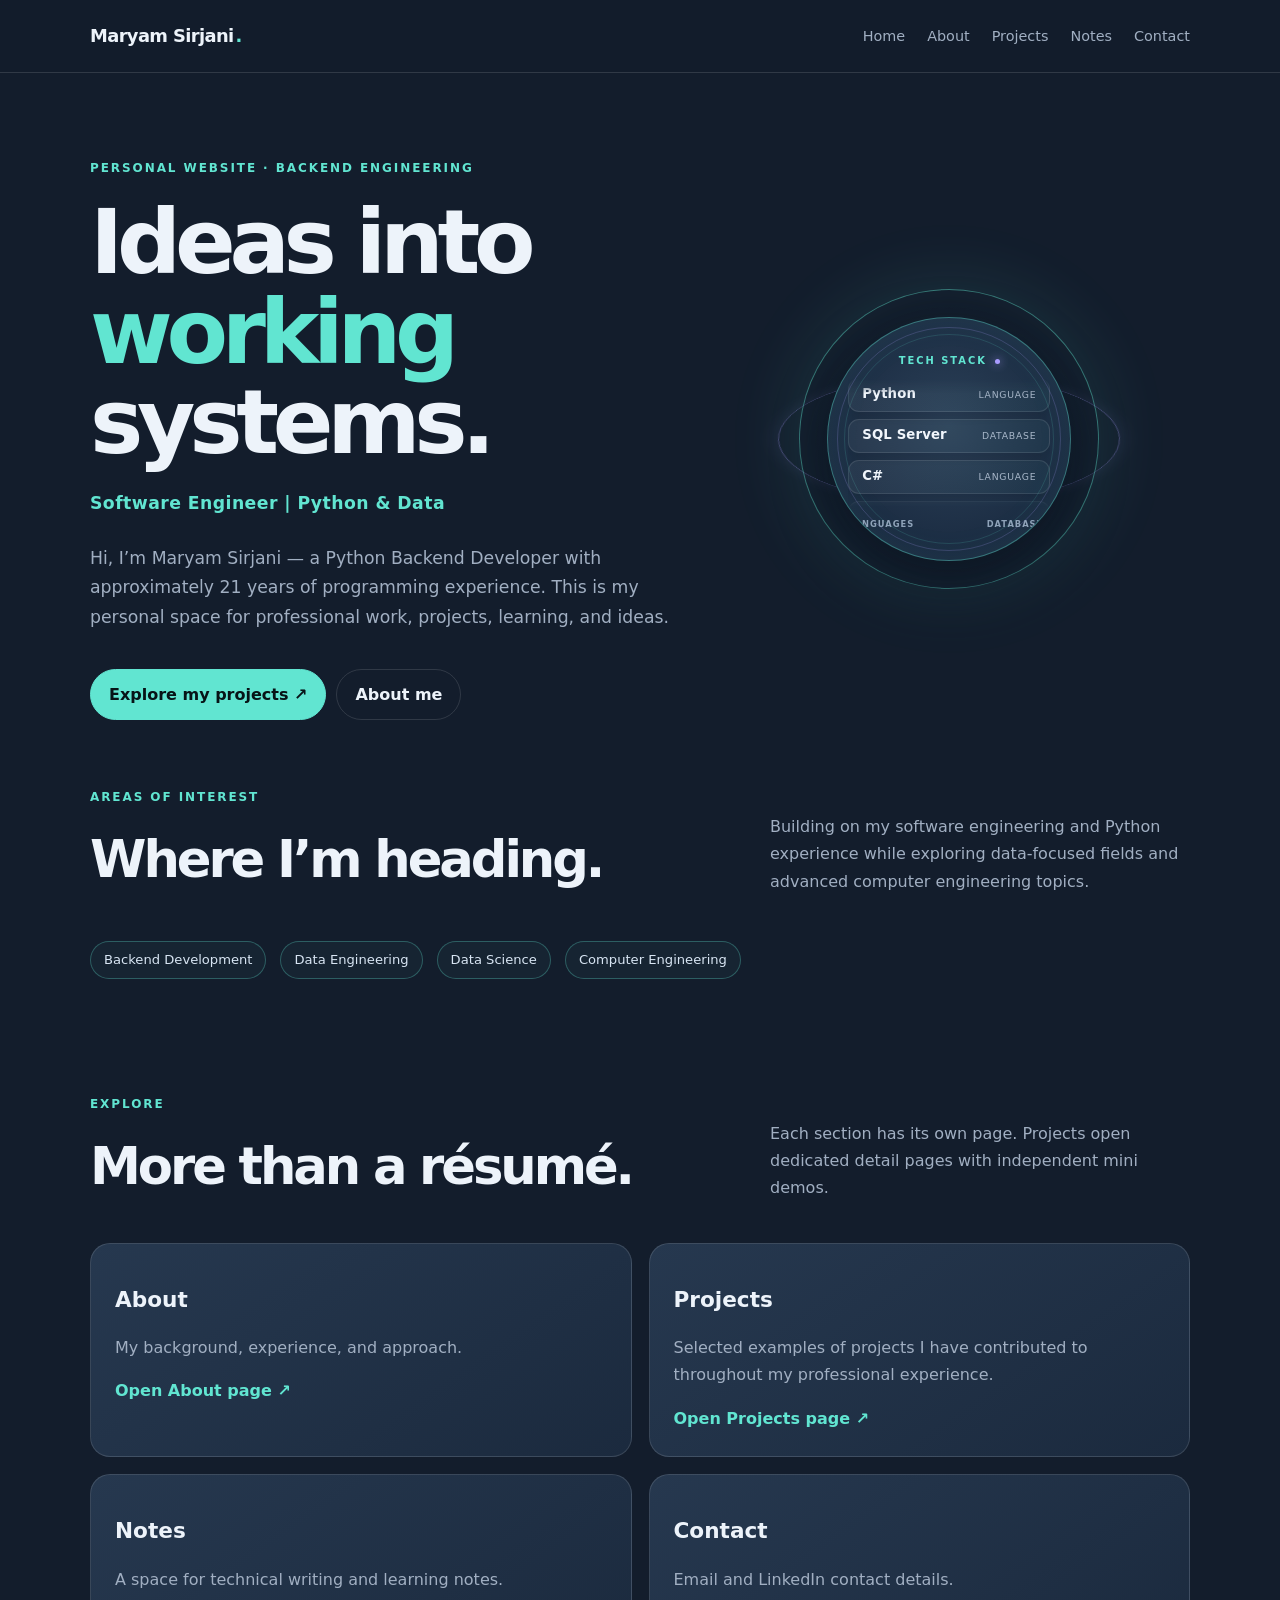
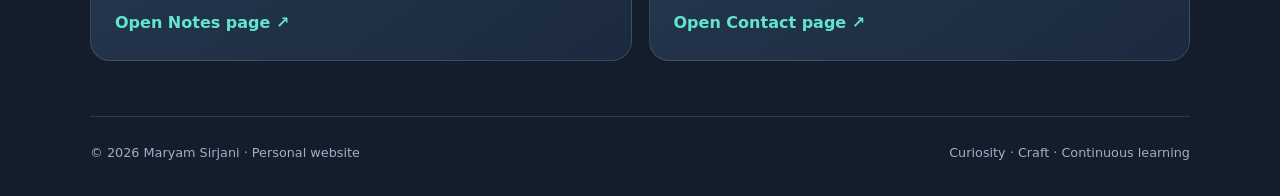
<file: index.html>
<!doctype html><html lang="en"><head><meta charset="utf-8"><meta name="viewport" content="width=device-width,initial-scale=1"><title>Maryam Sirjani | Software Engineer, Python & Data</title><link rel="stylesheet" href="assets/style.css"></head><body><header><div class="wrap nav"><a class="brand" href="index.html">Maryam Sirjani<span>.</span></a><nav><a href="index.html">Home</a><a href="about.html">About</a><a class="" href="projects.html">Projects</a><a href="notes.html">Notes</a><a href="contact.html">Contact</a></nav></div></header><main><div class="wrap hero"><div><div class="kicker">Personal website · Backend engineering</div><h1>Ideas into<br><span class="accent">working</span><br>systems.</h1><div class="role-line">Software Engineer | Python &amp; Data</div><p class="lead">Hi, I’m Maryam Sirjani — a Python Backend Developer with approximately 21 years of programming experience. This is my personal space for professional work, projects, learning, and ideas.</p><a class="btn primary" href="projects.html">Explore my projects ↗</a><a class="btn" href="about.html">About me</a></div><div class="orb">
  <div class="tech-wheel" aria-label="Programming languages and databases">
    <div class="tech-wheel-head"><span>TECH STACK</span><i></i></div>
    <div class="tech-window">
      <div class="tech-track">
        <div class="tech-row"><b>Python</b><span>Language</span></div>
        <div class="tech-row"><b>SQL Server</b><span>Database</span></div>
        <div class="tech-row"><b>C#</b><span>Language</span></div>
        <div class="tech-row"><b>MySQL</b><span>Database</span></div>
        <div class="tech-row"><b>PHP</b><span>Language</span></div>
        <div class="tech-row"><b>JavaScript</b><span>Language</span></div>
        <div class="tech-row"><b>MongoDB</b><span>Database</span></div>
        <div class="tech-row"><b>Python</b><span>Language</span></div>
        <div class="tech-row"><b>SQL Server</b><span>Database</span></div>
        <div class="tech-row"><b>C#</b><span>Language</span></div>
        <div class="tech-row"><b>MySQL</b><span>Database</span></div>
        <div class="tech-row"><b>PHP</b><span>Language</span></div>
        <div class="tech-row"><b>JavaScript</b><span>Language</span></div>
        <div class="tech-row"><b>MongoDB</b><span>Database</span></div>
      </div>
    </div>
    <div class="tech-wheel-foot"><span>LANGUAGES</span><span>DATABASES</span></div>
  </div>
</div></div><section class="wrap interests"><div class="section-title"><div><div class="kicker">Areas of interest</div><h2>Where I’m heading.</h2></div><p>Building on my software engineering and Python experience while exploring data-focused fields and advanced computer engineering topics.</p></div><div class="interest-tags"><span class="tag">Backend Development</span><span class="tag">Data Engineering</span><span class="tag">Data Science</span><span class="tag">Computer Engineering</span></div></section><section class="wrap"><div class="section-title"><div><div class="kicker">Explore</div><h2>More than a résumé.</h2></div><p>Each section has its own page. Projects open dedicated detail pages with independent mini demos.</p></div><div class="grid"><a class="card" href="about.html"><h3>About</h3><p>My background, experience, and approach.</p><span class="textlink">Open About page ↗</span></a><a class="card" href="projects.html"><h3>Projects</h3><p>Selected examples of projects I have contributed to throughout my professional experience.</p><span class="textlink">Open Projects page ↗</span></a><a class="card" href="notes.html"><h3>Notes</h3><p>A space for technical writing and learning notes.</p><span class="textlink">Open Notes page ↗</span></a><a class="card" href="contact.html"><h3>Contact</h3><p>Email and LinkedIn contact details.</p><span class="textlink">Open Contact page ↗</span></a></div></section></main><footer class="wrap"><span>© <span id="year"></span> Maryam Sirjani · Personal website</span><span>Curiosity · Craft · Continuous learning</span></footer><script src="assets/site.js"></script></body></html>
</file>
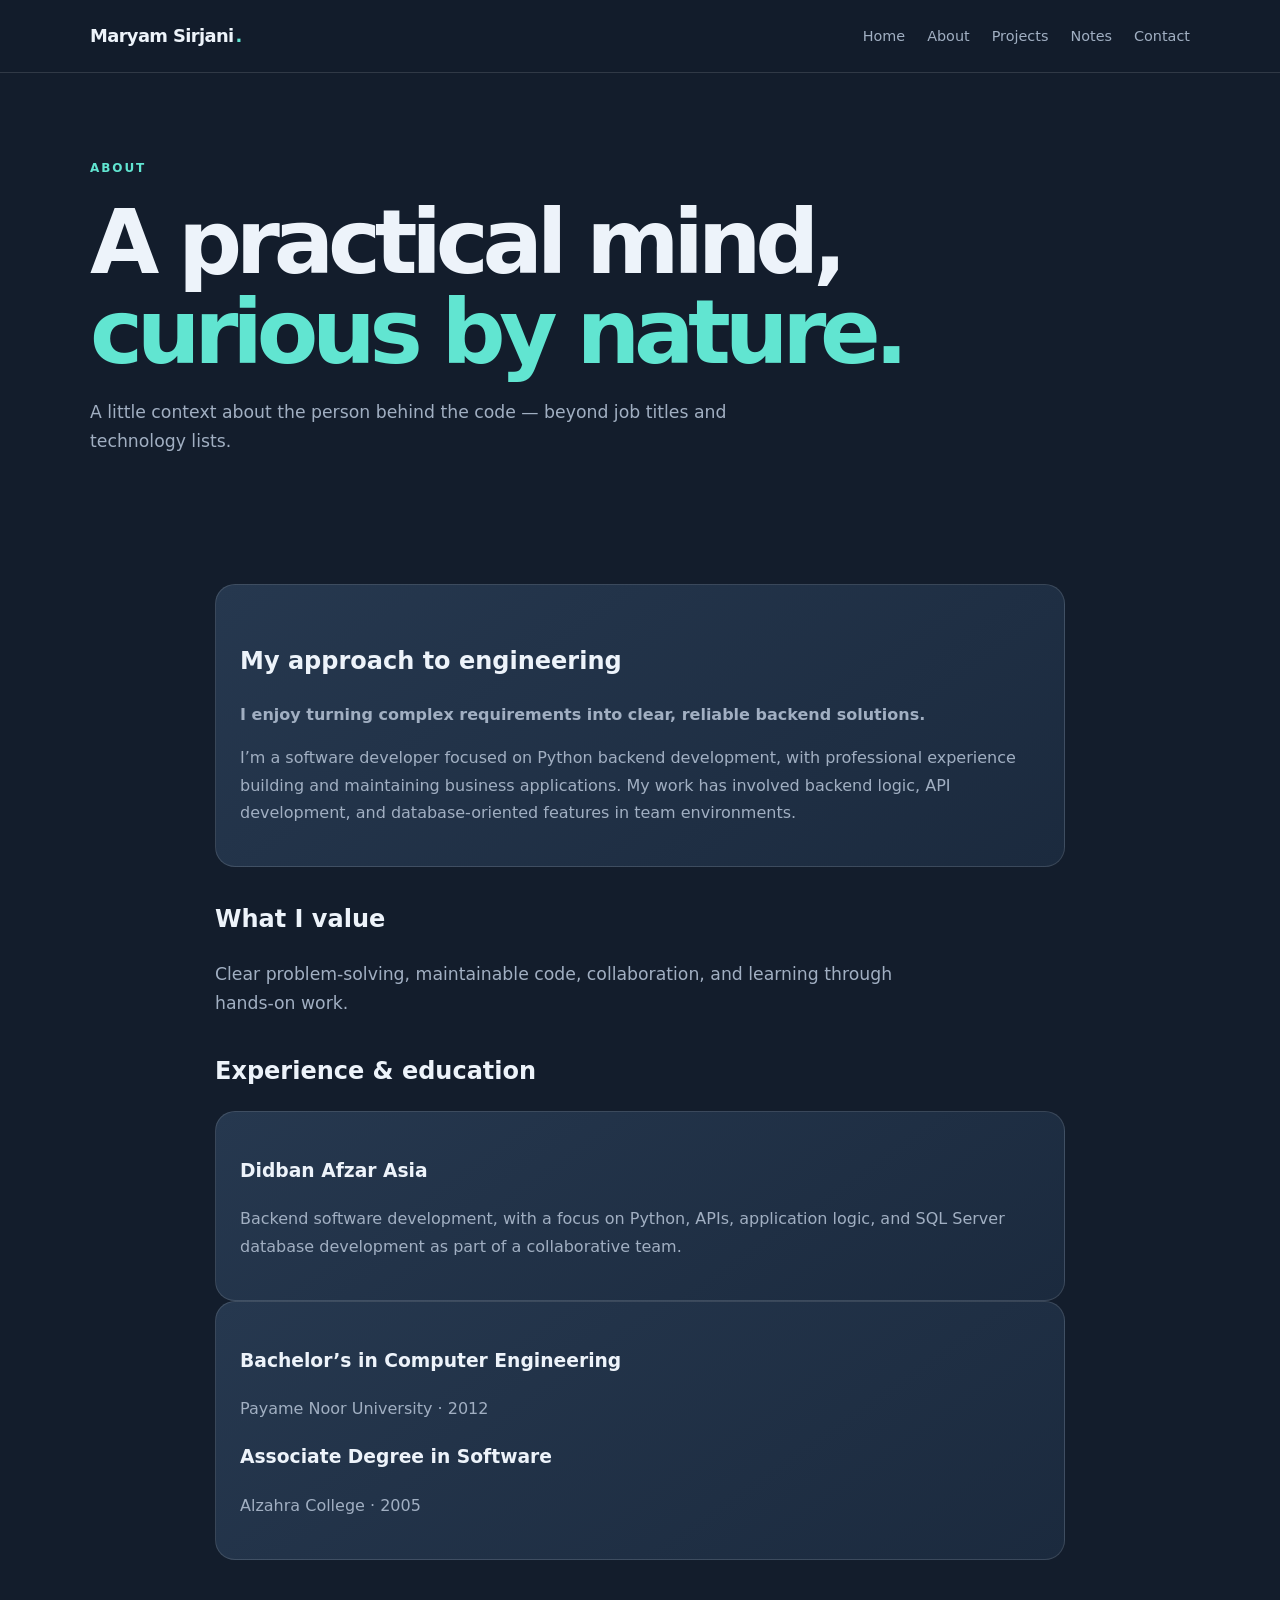
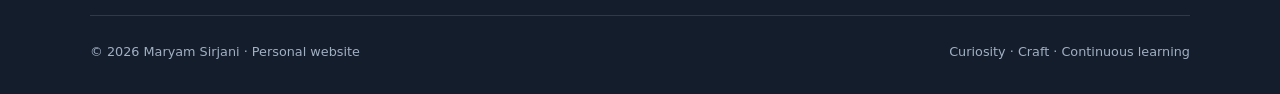
<file: about.html>
<!doctype html><html lang="en"><head><meta charset="utf-8"><meta name="viewport" content="width=device-width,initial-scale=1"><title>About | Maryam Sirjani — Software Engineer | Python & Data</title><link rel="stylesheet" href="assets/style.css"></head><body><header><div class="wrap nav"><a class="brand" href="index.html">Maryam Sirjani<span>.</span></a><nav><a href="index.html">Home</a><a href="about.html">About</a><a class="" href="projects.html">Projects</a><a href="notes.html">Notes</a><a href="contact.html">Contact</a></nav></div></header><main><div class="wrap pagehead"><div class="kicker">About</div><h1>A practical mind,<br><span class="accent">curious by nature.</span></h1><p class="lead">A little context about the person behind the code — beyond job titles and technology lists.</p></div><section class="wrap content"><div class="panel"><h2>My approach to engineering</h2><p><strong>I enjoy turning complex requirements into clear, reliable backend solutions.</strong></p><p>I’m a software developer focused on Python backend development, with professional experience building and maintaining business applications. My work has involved backend logic, API development, and database-oriented features in team environments.</p></div><h2>What I value</h2><p class="lead">Clear problem-solving, maintainable code, collaboration, and learning through hands-on work.</p><h2>Experience &amp; education</h2><div class="panel"><h3>Didban Afzar Asia</h3><p>Backend software development, with a focus on Python, APIs, application logic, and SQL Server database development as part of a collaborative team.</p></div><div class="panel"><h3>Bachelor’s in Computer Engineering</h3><p>Payame Noor University · 2012</p><h3>Associate Degree in Software</h3><p>Alzahra College · 2005</p></div></section></main><footer class="wrap"><span>© <span id="year"></span> Maryam Sirjani · Personal website</span><span>Curiosity · Craft · Continuous learning</span></footer><script src="assets/site.js"></script></body></html>
</file>
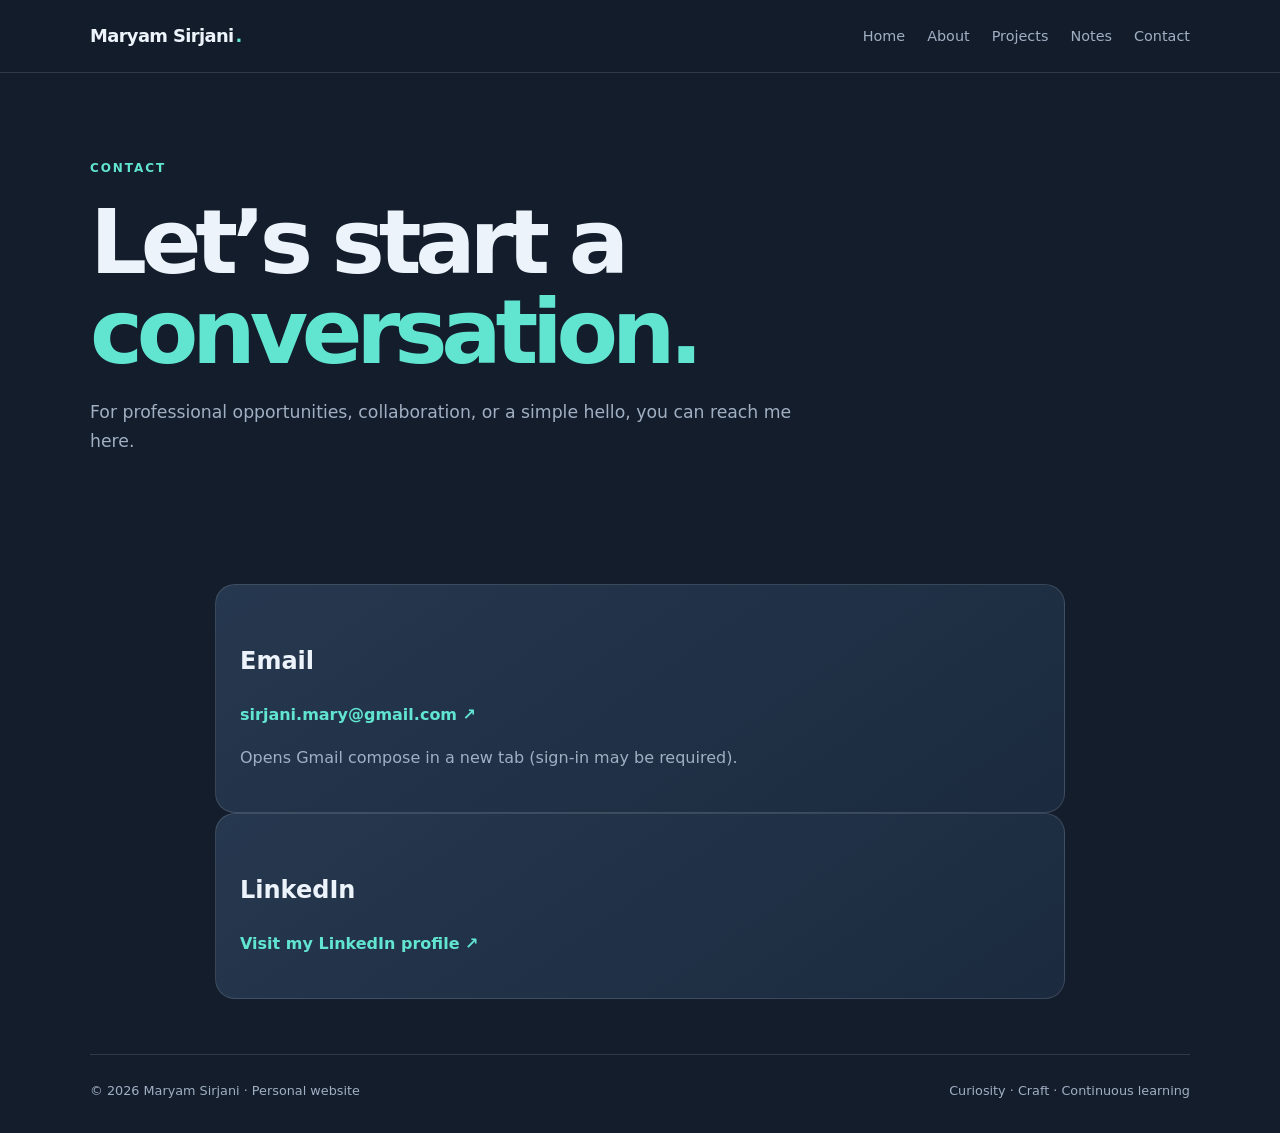
<file: contact.html>
<!doctype html><html lang="en"><head><meta charset="utf-8"><meta name="viewport" content="width=device-width,initial-scale=1"><title>Contact | Maryam Sirjani — Software Engineer | Python & Data</title><link rel="stylesheet" href="assets/style.css"></head><body><header><div class="wrap nav"><a class="brand" href="index.html">Maryam Sirjani<span>.</span></a><nav><a href="index.html">Home</a><a href="about.html">About</a><a class="" href="projects.html">Projects</a><a href="notes.html">Notes</a><a href="contact.html">Contact</a></nav></div></header><main><div class="wrap pagehead"><div class="kicker">Contact</div><h1>Let’s start a <span class="accent">conversation.</span></h1><p class="lead">For professional opportunities, collaboration, or a simple hello, you can reach me here.</p></div><section class="wrap content"><div class="panel"><h2>Email</h2><p><a class="textlink" target="_blank" rel="noopener" href="https://mail.google.com/mail/?view=cm&fs=1&to=sirjani.mary@gmail.com">sirjani.mary@gmail.com ↗</a></p><p>Opens Gmail compose in a new tab (sign-in may be required).</p></div><div class="panel"><h2>LinkedIn</h2><p><a class="textlink" href="https://www.linkedin.com/in/maryam-sirjani-529862314/">Visit my LinkedIn profile ↗</a></p></div></section></main><footer class="wrap"><span>© <span id="year"></span> Maryam Sirjani · Personal website</span><span>Curiosity · Craft · Continuous learning</span></footer><script src="assets/site.js"></script></body></html>
</file>
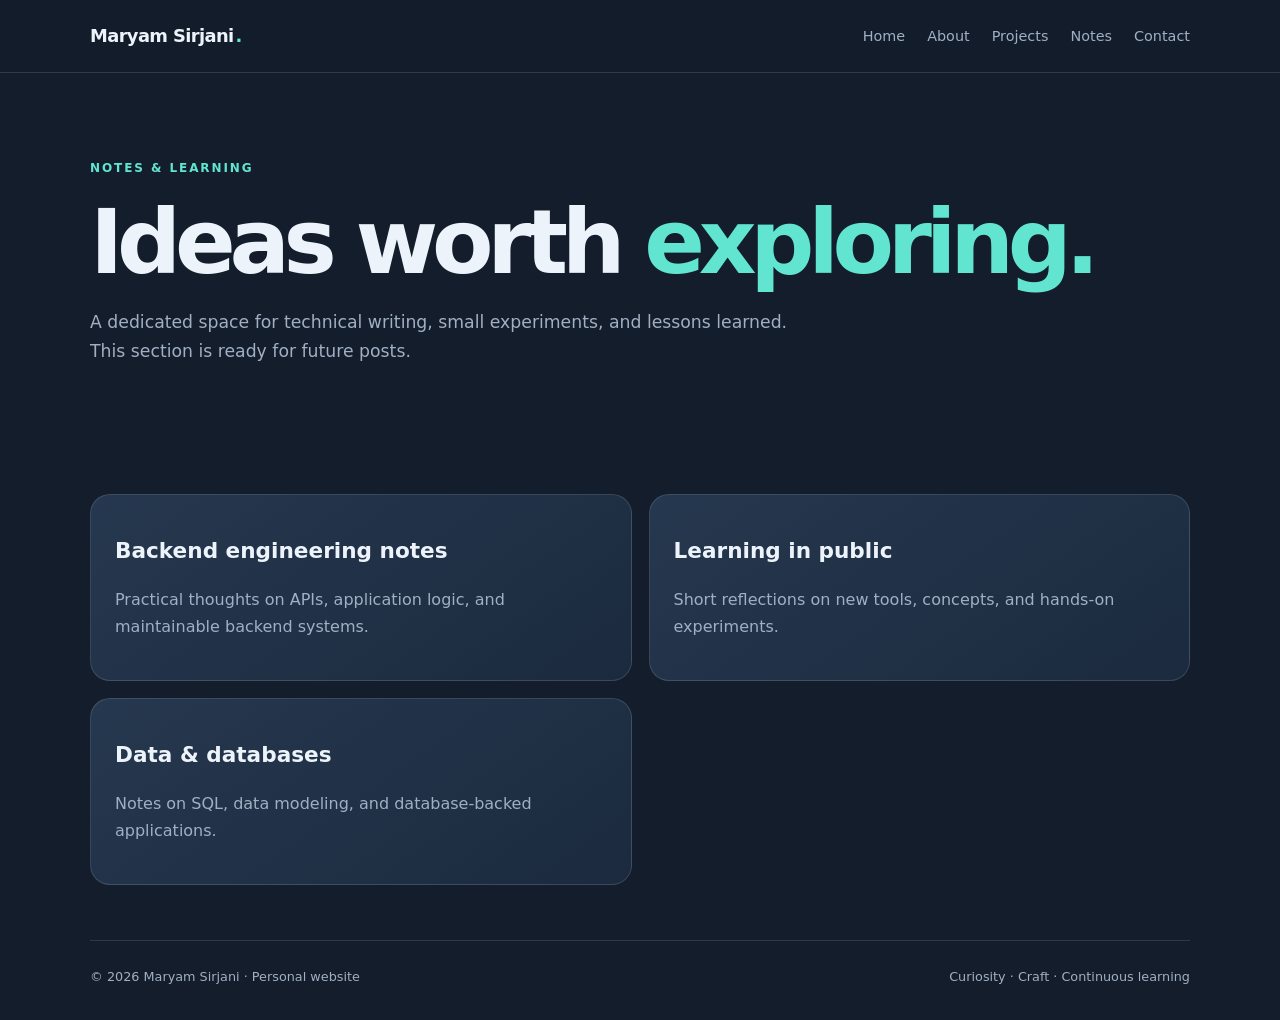
<file: notes.html>
<!doctype html><html lang="en"><head><meta charset="utf-8"><meta name="viewport" content="width=device-width,initial-scale=1"><title>Notes | Maryam Sirjani — Software Engineer | Python & Data</title><link rel="stylesheet" href="assets/style.css"></head><body><header><div class="wrap nav"><a class="brand" href="index.html">Maryam Sirjani<span>.</span></a><nav><a href="index.html">Home</a><a href="about.html">About</a><a class="" href="projects.html">Projects</a><a href="notes.html">Notes</a><a href="contact.html">Contact</a></nav></div></header><main><div class="wrap pagehead"><div class="kicker">Notes &amp; learning</div><h1>Ideas worth <span class="accent">exploring.</span></h1><p class="lead">A dedicated space for technical writing, small experiments, and lessons learned. This section is ready for future posts.</p></div><section class="wrap grid"><article class="card"><h3>Backend engineering notes</h3><p>Practical thoughts on APIs, application logic, and maintainable backend systems.</p></article><article class="card"><h3>Learning in public</h3><p>Short reflections on new tools, concepts, and hands-on experiments.</p></article><article class="card"><h3>Data &amp; databases</h3><p>Notes on SQL, data modeling, and database-backed applications.</p></article></section></main><footer class="wrap"><span>© <span id="year"></span> Maryam Sirjani · Personal website</span><span>Curiosity · Craft · Continuous learning</span></footer><script src="assets/site.js"></script></body></html>
</file>
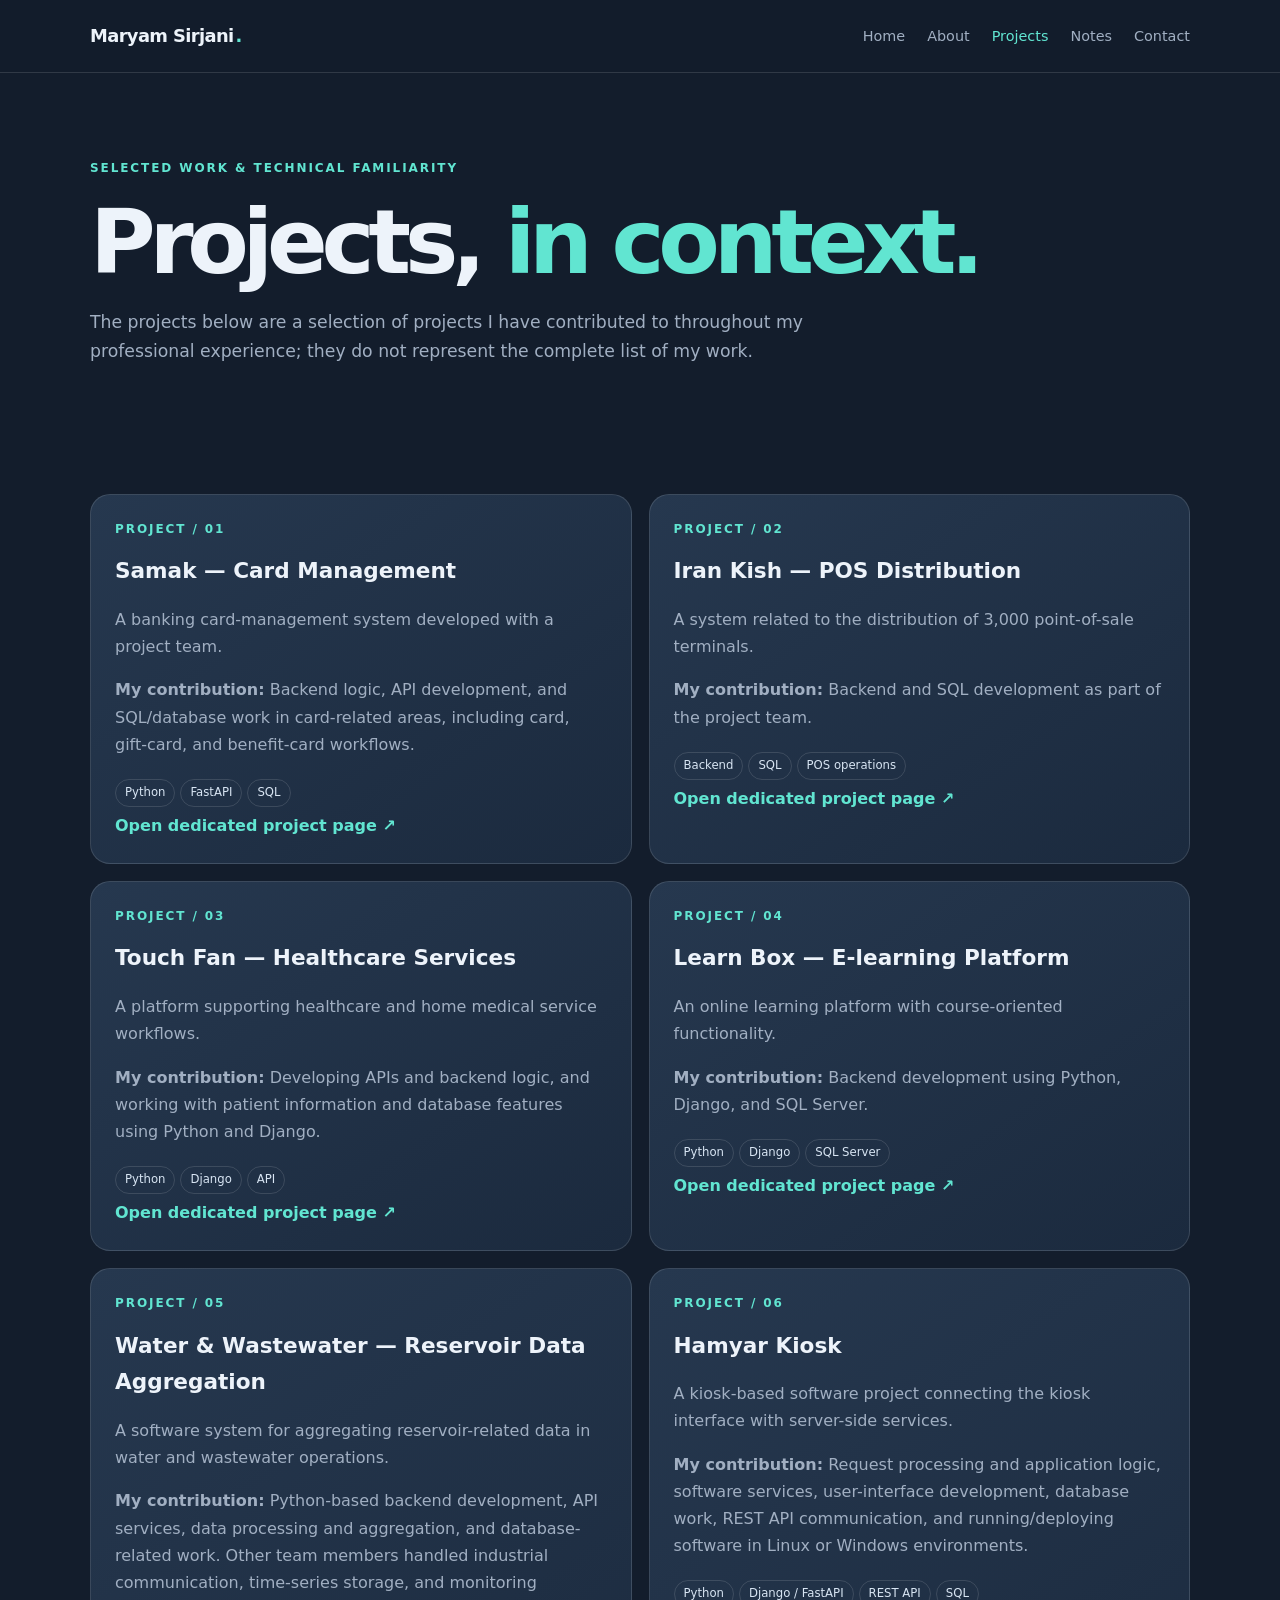
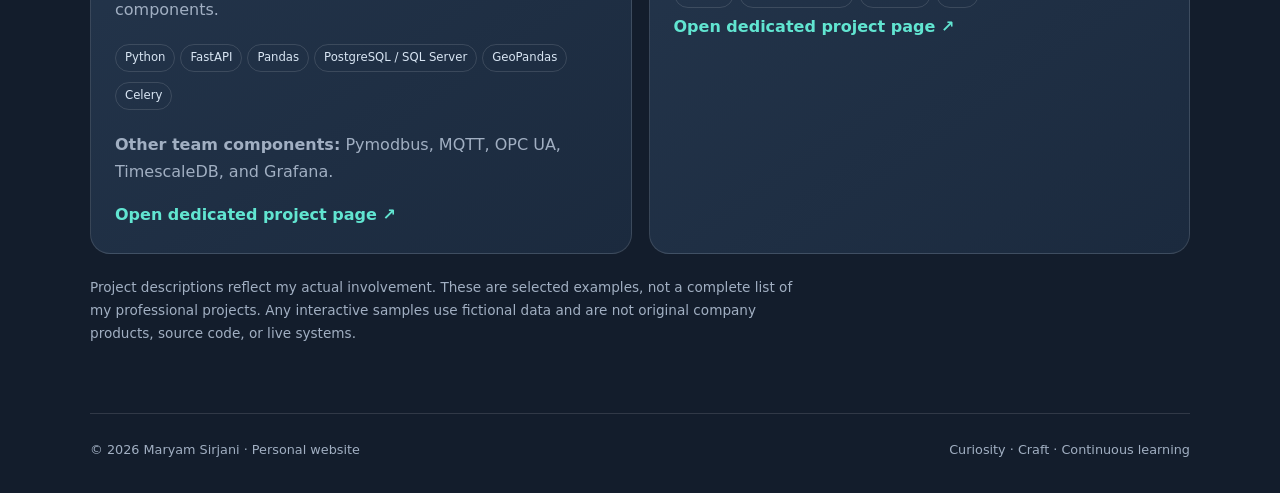
<file: projects.html>
<!doctype html><html lang="en"><head><meta charset="utf-8"><meta name="viewport" content="width=device-width,initial-scale=1"><title>Projects | Maryam Sirjani — Software Engineer | Python & Data</title><link rel="stylesheet" href="assets/style.css"></head><body><header><div class="wrap nav"><a class="brand" href="index.html">Maryam Sirjani<span>.</span></a><nav><a href="index.html">Home</a><a href="about.html">About</a><a class="active" href="projects.html">Projects</a><a href="notes.html">Notes</a><a href="contact.html">Contact</a></nav></div></header><main><div class="wrap pagehead"><div class="kicker">Selected work &amp; technical familiarity</div><h1>Projects, <span class="accent">in context.</span></h1><p class="lead">The projects below are a selection of projects I have contributed to throughout my professional experience; they do not represent the complete list of my work.</p></div><section class="wrap"><div class="grid">
<a class="card" href="projects/samak.html"><div class="kicker">Project / 01</div><h3>Samak — Card Management</h3><p>A banking card-management system developed with a project team.</p><p><strong>My contribution:</strong> Backend logic, API development, and SQL/database work in card-related areas, including card, gift-card, and benefit-card workflows.</p><div><span class="tag">Python</span><span class="tag">FastAPI</span><span class="tag">SQL</span></div><span class="textlink">Open dedicated project page ↗</span></a>
<a class="card" href="projects/iran-kish.html"><div class="kicker">Project / 02</div><h3>Iran Kish — POS Distribution</h3><p>A system related to the distribution of 3,000 point-of-sale terminals.</p><p><strong>My contribution:</strong> Backend and SQL development as part of the project team.</p><div><span class="tag">Backend</span><span class="tag">SQL</span><span class="tag">POS operations</span></div><span class="textlink">Open dedicated project page ↗</span></a>
<a class="card" href="projects/touch-fan.html"><div class="kicker">Project / 03</div><h3>Touch Fan — Healthcare Services</h3><p>A platform supporting healthcare and home medical service workflows.</p><p><strong>My contribution:</strong> Developing APIs and backend logic, and working with patient information and database features using Python and Django.</p><div><span class="tag">Python</span><span class="tag">Django</span><span class="tag">API</span></div><span class="textlink">Open dedicated project page ↗</span></a>
<a class="card" href="projects/learn-box.html"><div class="kicker">Project / 04</div><h3>Learn Box — E-learning Platform</h3><p>An online learning platform with course-oriented functionality.</p><p><strong>My contribution:</strong> Backend development using Python, Django, and SQL Server.</p><div><span class="tag">Python</span><span class="tag">Django</span><span class="tag">SQL Server</span></div><span class="textlink">Open dedicated project page ↗</span></a>
<a class="card" href="projects/water-wastewater.html"><div class="kicker">Project / 05</div><h3>Water &amp; Wastewater — Reservoir Data Aggregation</h3><p>A software system for aggregating reservoir-related data in water and wastewater operations.</p><p><strong>My contribution:</strong> Python-based backend development, API services, data processing and aggregation, and database-related work. Other team members handled industrial communication, time-series storage, and monitoring components.</p><div><span class="tag">Python</span><span class="tag">FastAPI</span><span class="tag">Pandas</span><span class="tag">PostgreSQL / SQL Server</span><span class="tag">GeoPandas</span><span class="tag">Celery</span></div><p class="small-note"><strong>Other team components:</strong> Pymodbus, MQTT, OPC UA, TimescaleDB, and Grafana.</p><span class="textlink">Open dedicated project page ↗</span></a>
<a class="card" href="projects/hamyar-kiosk.html"><div class="kicker">Project / 06</div><h3>Hamyar Kiosk</h3><p>A kiosk-based software project connecting the kiosk interface with server-side services.</p><p><strong>My contribution:</strong> Request processing and application logic, software services, user-interface development, database work, REST API communication, and running/deploying software in Linux or Windows environments.</p><div><span class="tag">Python</span><span class="tag">Django / FastAPI</span><span class="tag">REST API</span><span class="tag">SQL</span></div><span class="textlink">Open dedicated project page ↗</span></a>
</div><p class="lead" style="font-size:.85rem;margin-top:22px">Project descriptions reflect my actual involvement. These are selected examples, not a complete list of my professional projects. Any interactive samples use fictional data and are not original company products, source code, or live systems.</p></section></main><footer class="wrap"><span>© <span id="year"></span> Maryam Sirjani · Personal website</span><span>Curiosity · Craft · Continuous learning</span></footer><script src="assets/site.js"></script></body></html>
</file>
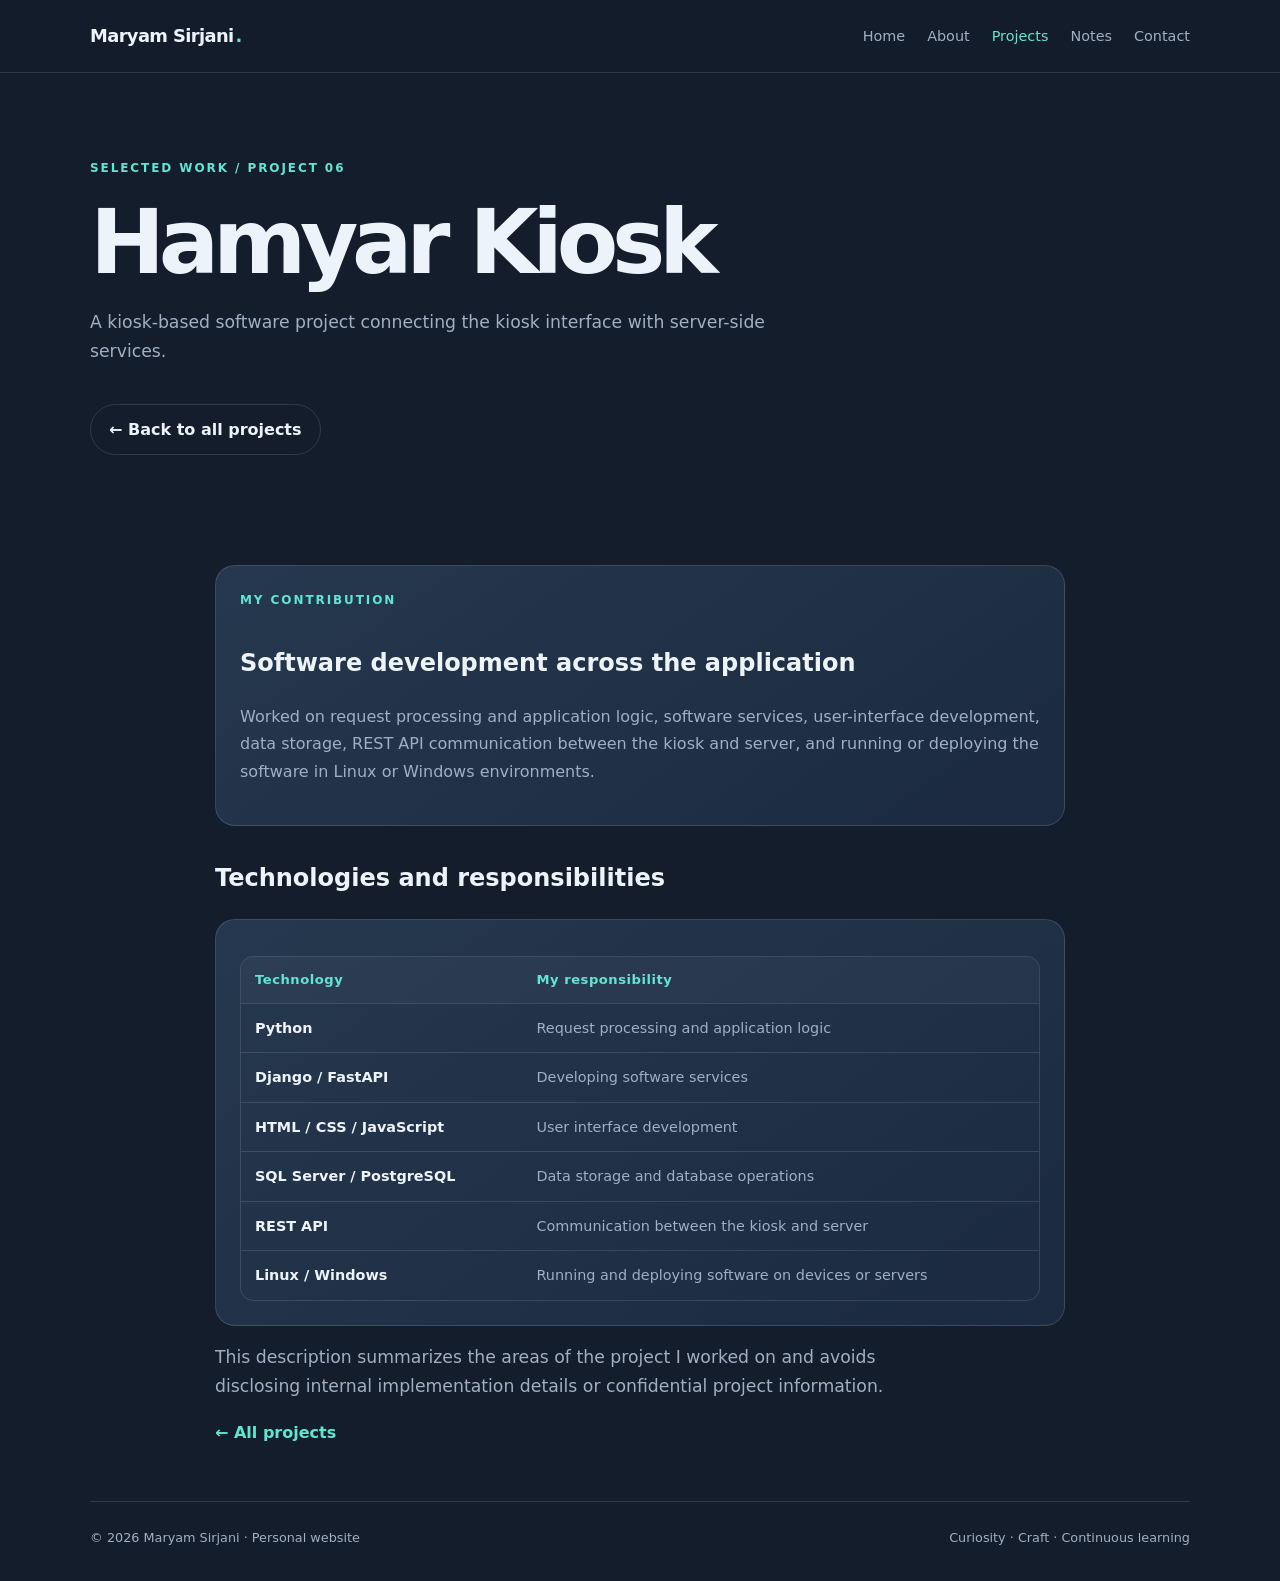
<file: projects/hamyar-kiosk.html>
<!doctype html><html lang="en"><head><meta charset="utf-8"><meta name="viewport" content="width=device-width,initial-scale=1"><title>Hamyar Kiosk | Maryam Sirjani — Software Engineer | Python &amp; Data</title><link rel="stylesheet" href="../assets/style.css"></head><body><header><div class="wrap nav"><a class="brand" href="../index.html">Maryam Sirjani<span>.</span></a><nav><a href="../index.html">Home</a><a href="../about.html">About</a><a class="active" href="../projects.html">Projects</a><a href="../notes.html">Notes</a><a href="../contact.html">Contact</a></nav></div></header><main><div class="wrap pagehead"><div class="kicker">Selected work / Project 06</div><h1>Hamyar Kiosk</h1><p class="lead">A kiosk-based software project connecting the kiosk interface with server-side services.</p><a class="btn" href="../projects.html">← Back to all projects</a></div><section class="wrap content"><div class="panel"><div class="kicker">My contribution</div><h2>Software development across the application</h2><p>Worked on request processing and application logic, software services, user-interface development, data storage, REST API communication between the kiosk and server, and running or deploying the software in Linux or Windows environments.</p></div><h2>Technologies and responsibilities</h2><div class="panel"><div class="table-wrap"><table><thead><tr><th>Technology</th><th>My responsibility</th></tr></thead><tbody><tr><td>Python</td><td>Request processing and application logic</td></tr><tr><td>Django / FastAPI</td><td>Developing software services</td></tr><tr><td>HTML / CSS / JavaScript</td><td>User interface development</td></tr><tr><td>SQL Server / PostgreSQL</td><td>Data storage and database operations</td></tr><tr><td>REST API</td><td>Communication between the kiosk and server</td></tr><tr><td>Linux / Windows</td><td>Running and deploying software on devices or servers</td></tr></tbody></table></div></div><p class="lead">This description summarizes the areas of the project I worked on and avoids disclosing internal implementation details or confidential project information.</p><a class="textlink" href="../projects.html">← All projects</a></section></main><footer class="wrap"><span>© <span id="year"></span> Maryam Sirjani · Personal website</span><span>Curiosity · Craft · Continuous learning</span></footer><script src="../assets/site.js"></script></body></html>
</file>
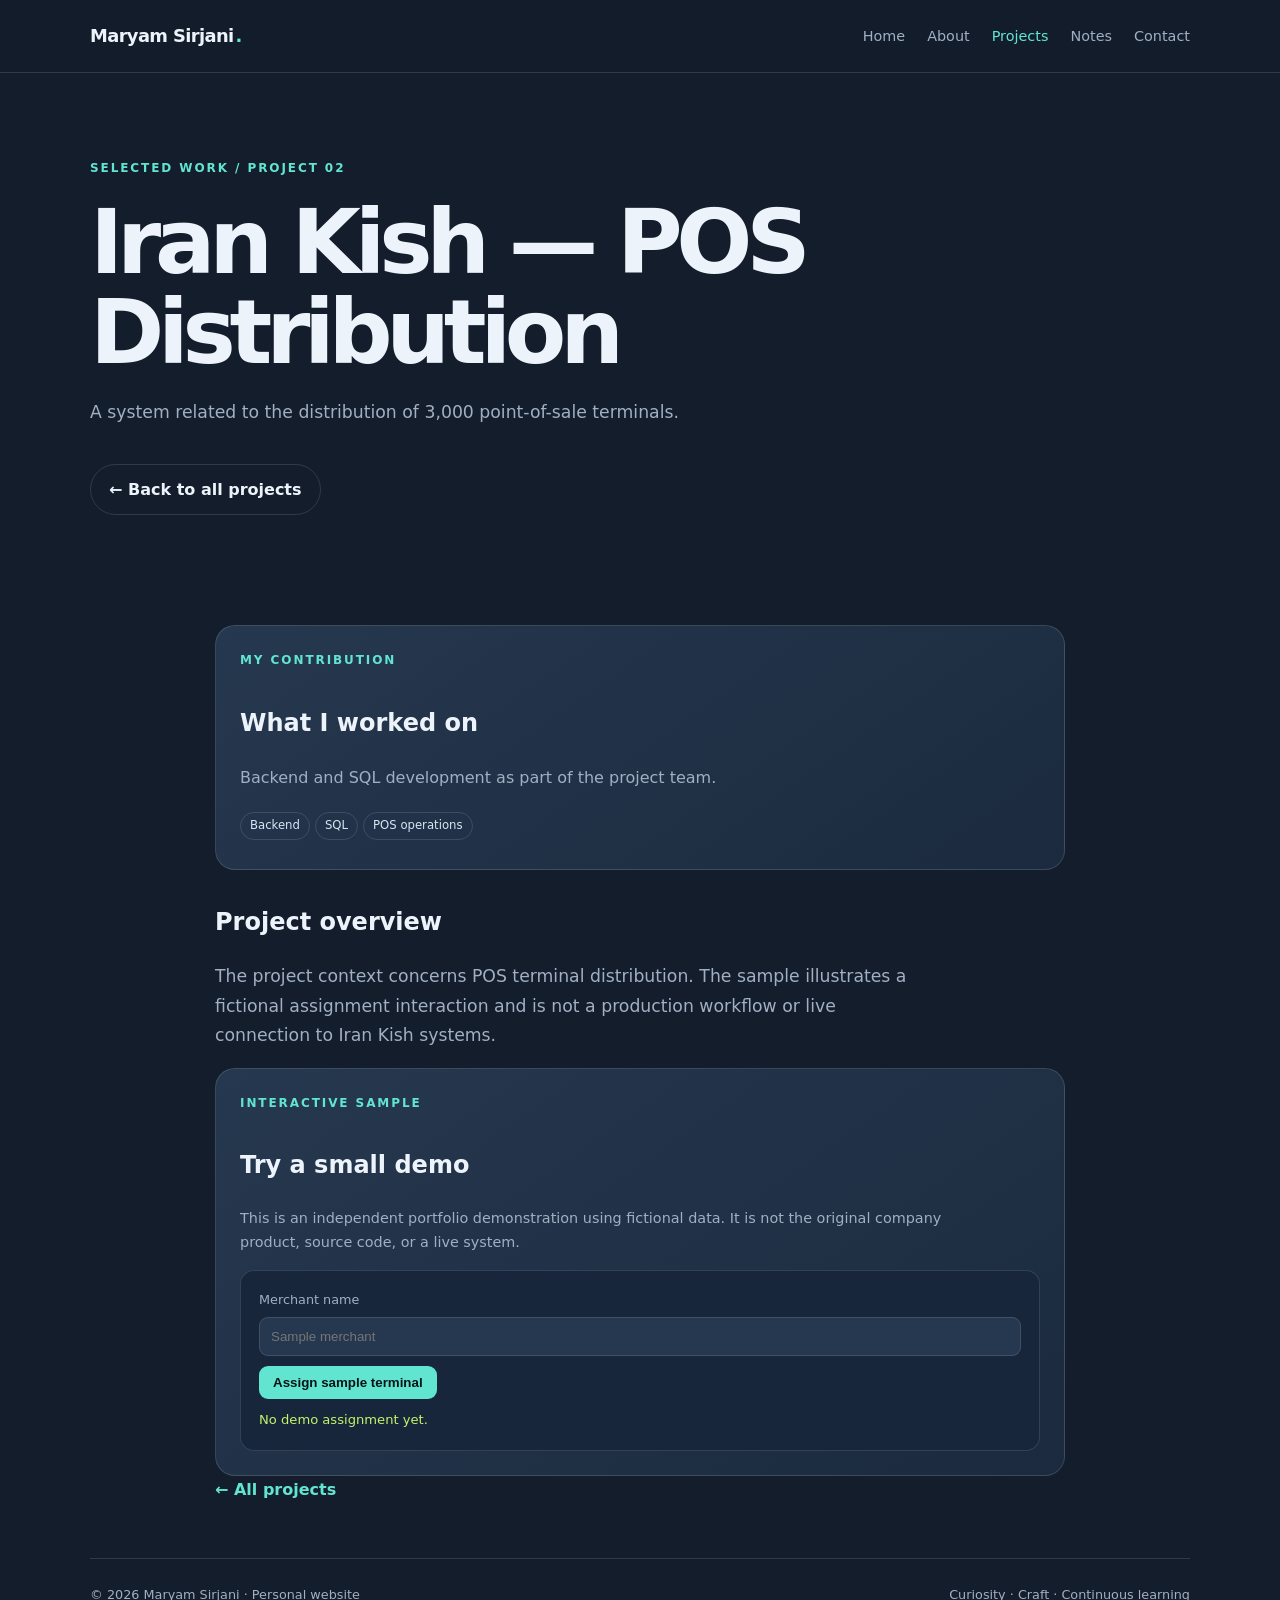
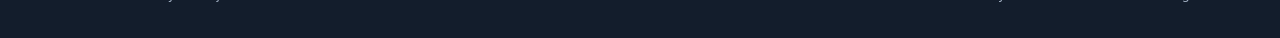
<file: projects/iran-kish.html>
<!doctype html><html lang="en"><head><meta charset="utf-8"><meta name="viewport" content="width=device-width,initial-scale=1"><title>Iran Kish — POS Distribution | Maryam Sirjani — Software Engineer | Python & Data</title><link rel="stylesheet" href="../assets/style.css"></head><body><header><div class="wrap nav"><a class="brand" href="../index.html">Maryam Sirjani<span>.</span></a><nav><a href="../index.html">Home</a><a href="../about.html">About</a><a class="active" href="../projects.html">Projects</a><a href="../notes.html">Notes</a><a href="../contact.html">Contact</a></nav></div></header><main><div class="wrap pagehead"><div class="kicker">Selected work / Project 02</div><h1>Iran Kish — POS Distribution</h1><p class="lead">A system related to the distribution of 3,000 point-of-sale terminals.</p><a class="btn" href="../projects.html">← Back to all projects</a></div><section class="wrap content"><div class="panel"><div class="kicker">My contribution</div><h2>What I worked on</h2><p>Backend and SQL development as part of the project team.</p><div><span class="tag">Backend</span><span class="tag">SQL</span><span class="tag">POS operations</span></div></div><h2>Project overview</h2><p class="lead">The project context concerns POS terminal distribution. The sample illustrates a fictional assignment interaction and is not a production workflow or live connection to Iran Kish systems.</p><div class="panel"><div class="kicker">Interactive sample</div><h2>Try a small demo</h2><p class="lead" style="font-size:.9rem">This is an independent portfolio demonstration using fictional data. It is not the original company product, source code, or a live system.</p><div class="demo"><label for="merchant">Merchant name</label><input id="merchant" placeholder="Sample merchant"><button onclick="posAssign()">Assign sample terminal</button><div class="result" id="posOut">No demo assignment yet.</div></div></div><a class="textlink" href="../projects.html">← All projects</a></section></main><footer class="wrap"><span>© <span id="year"></span> Maryam Sirjani · Personal website</span><span>Curiosity · Craft · Continuous learning</span></footer><script src="../assets/site.js"></script></body></html>
</file>
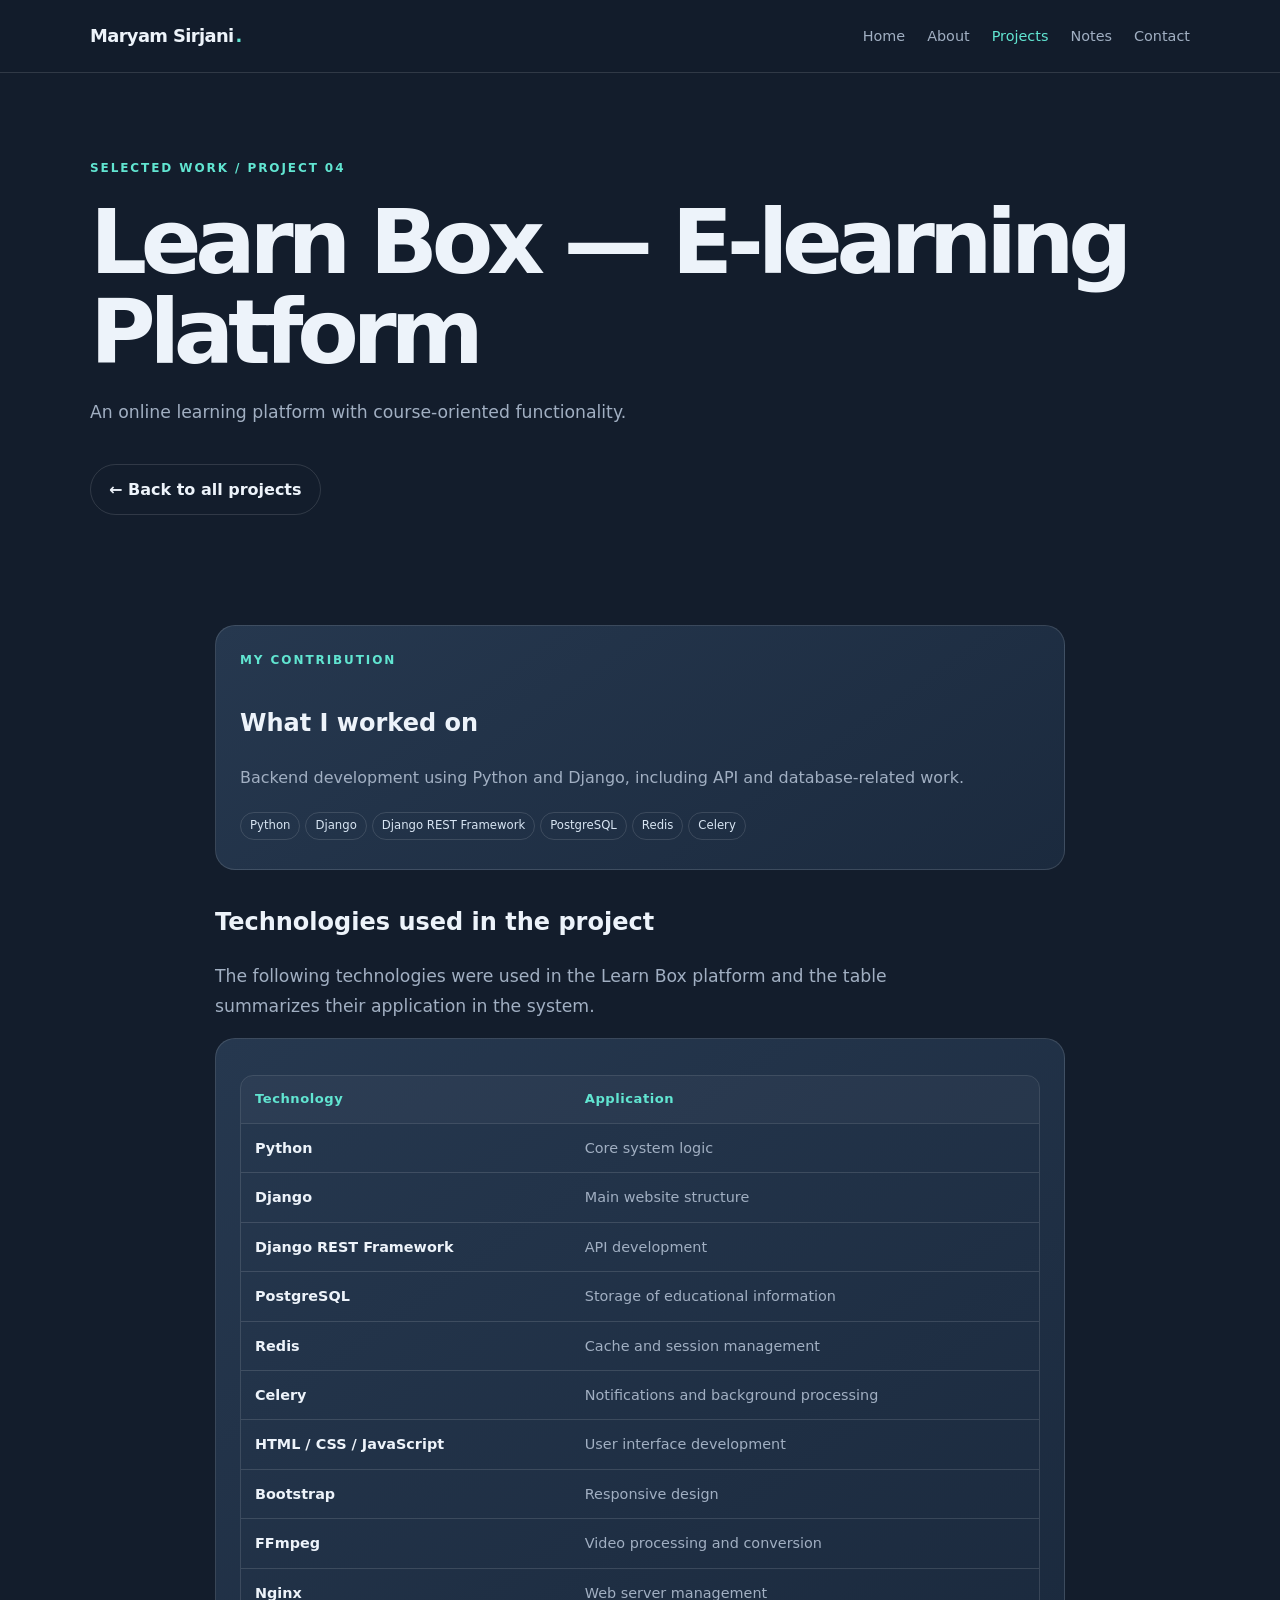
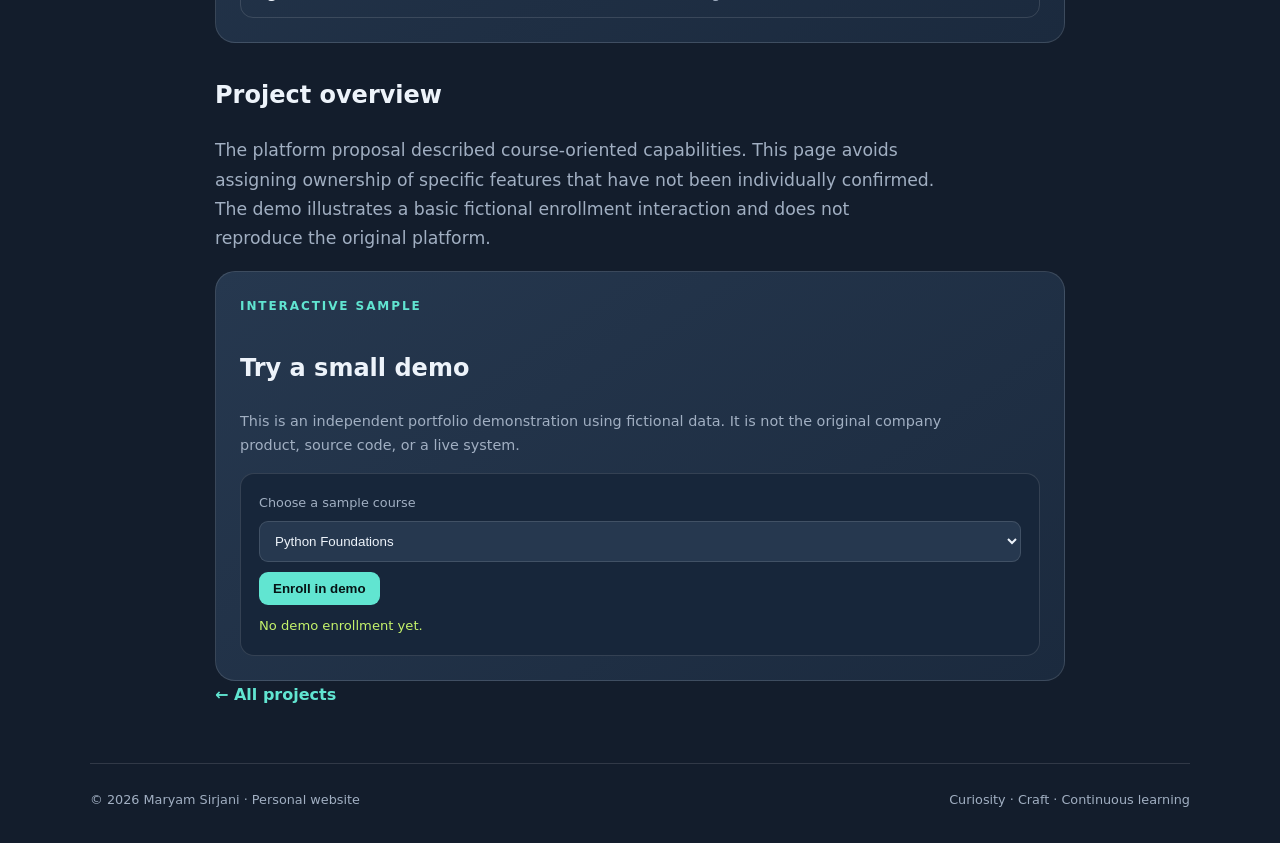
<file: projects/learn-box.html>
<!doctype html><html lang="en"><head><meta charset="utf-8"><meta name="viewport" content="width=device-width,initial-scale=1"><title>Learn Box — E-learning Platform | Maryam Sirjani — Software Engineer | Python & Data</title><link rel="stylesheet" href="../assets/style.css"></head><body><header><div class="wrap nav"><a class="brand" href="../index.html">Maryam Sirjani<span>.</span></a><nav><a href="../index.html">Home</a><a href="../about.html">About</a><a class="active" href="../projects.html">Projects</a><a href="../notes.html">Notes</a><a href="../contact.html">Contact</a></nav></div></header><main><div class="wrap pagehead"><div class="kicker">Selected work / Project 04</div><h1>Learn Box — E-learning Platform</h1><p class="lead">An online learning platform with course-oriented functionality.</p><a class="btn" href="../projects.html">← Back to all projects</a></div><section class="wrap content"><div class="panel"><div class="kicker">My contribution</div><h2>What I worked on</h2><p>Backend development using Python and Django, including API and database-related work.</p><div><span class="tag">Python</span><span class="tag">Django</span><span class="tag">Django REST Framework</span><span class="tag">PostgreSQL</span><span class="tag">Redis</span><span class="tag">Celery</span></div></div><h2>Technologies used in the project</h2><p class="lead">The following technologies were used in the Learn Box platform and the table summarizes their application in the system.</p><div class="panel"><div class="table-wrap"><table><thead><tr><th>Technology</th><th>Application</th></tr></thead><tbody><tr><td>Python</td><td>Core system logic</td></tr><tr><td>Django</td><td>Main website structure</td></tr><tr><td>Django REST Framework</td><td>API development</td></tr><tr><td>PostgreSQL</td><td>Storage of educational information</td></tr><tr><td>Redis</td><td>Cache and session management</td></tr><tr><td>Celery</td><td>Notifications and background processing</td></tr><tr><td>HTML / CSS / JavaScript</td><td>User interface development</td></tr><tr><td>Bootstrap</td><td>Responsive design</td></tr><tr><td>FFmpeg</td><td>Video processing and conversion</td></tr><tr><td>Nginx</td><td>Web server management</td></tr></tbody></table></div></div><h2>Project overview</h2><p class="lead">The platform proposal described course-oriented capabilities. This page avoids assigning ownership of specific features that have not been individually confirmed. The demo illustrates a basic fictional enrollment interaction and does not reproduce the original platform.</p><div class="panel"><div class="kicker">Interactive sample</div><h2>Try a small demo</h2><p class="lead" style="font-size:.9rem">This is an independent portfolio demonstration using fictional data. It is not the original company product, source code, or a live system.</p><div class="demo"><label for="course">Choose a sample course</label><select id="course"><option>Python Foundations</option><option>SQL Essentials</option><option>Web Development Basics</option></select><button onclick="courseEnroll()">Enroll in demo</button><div class="result" id="courseOut">No demo enrollment yet.</div></div></div><a class="textlink" href="../projects.html">← All projects</a></section></main><footer class="wrap"><span>© <span id="year"></span> Maryam Sirjani · Personal website</span><span>Curiosity · Craft · Continuous learning</span></footer><script src="../assets/site.js"></script></body></html>
</file>
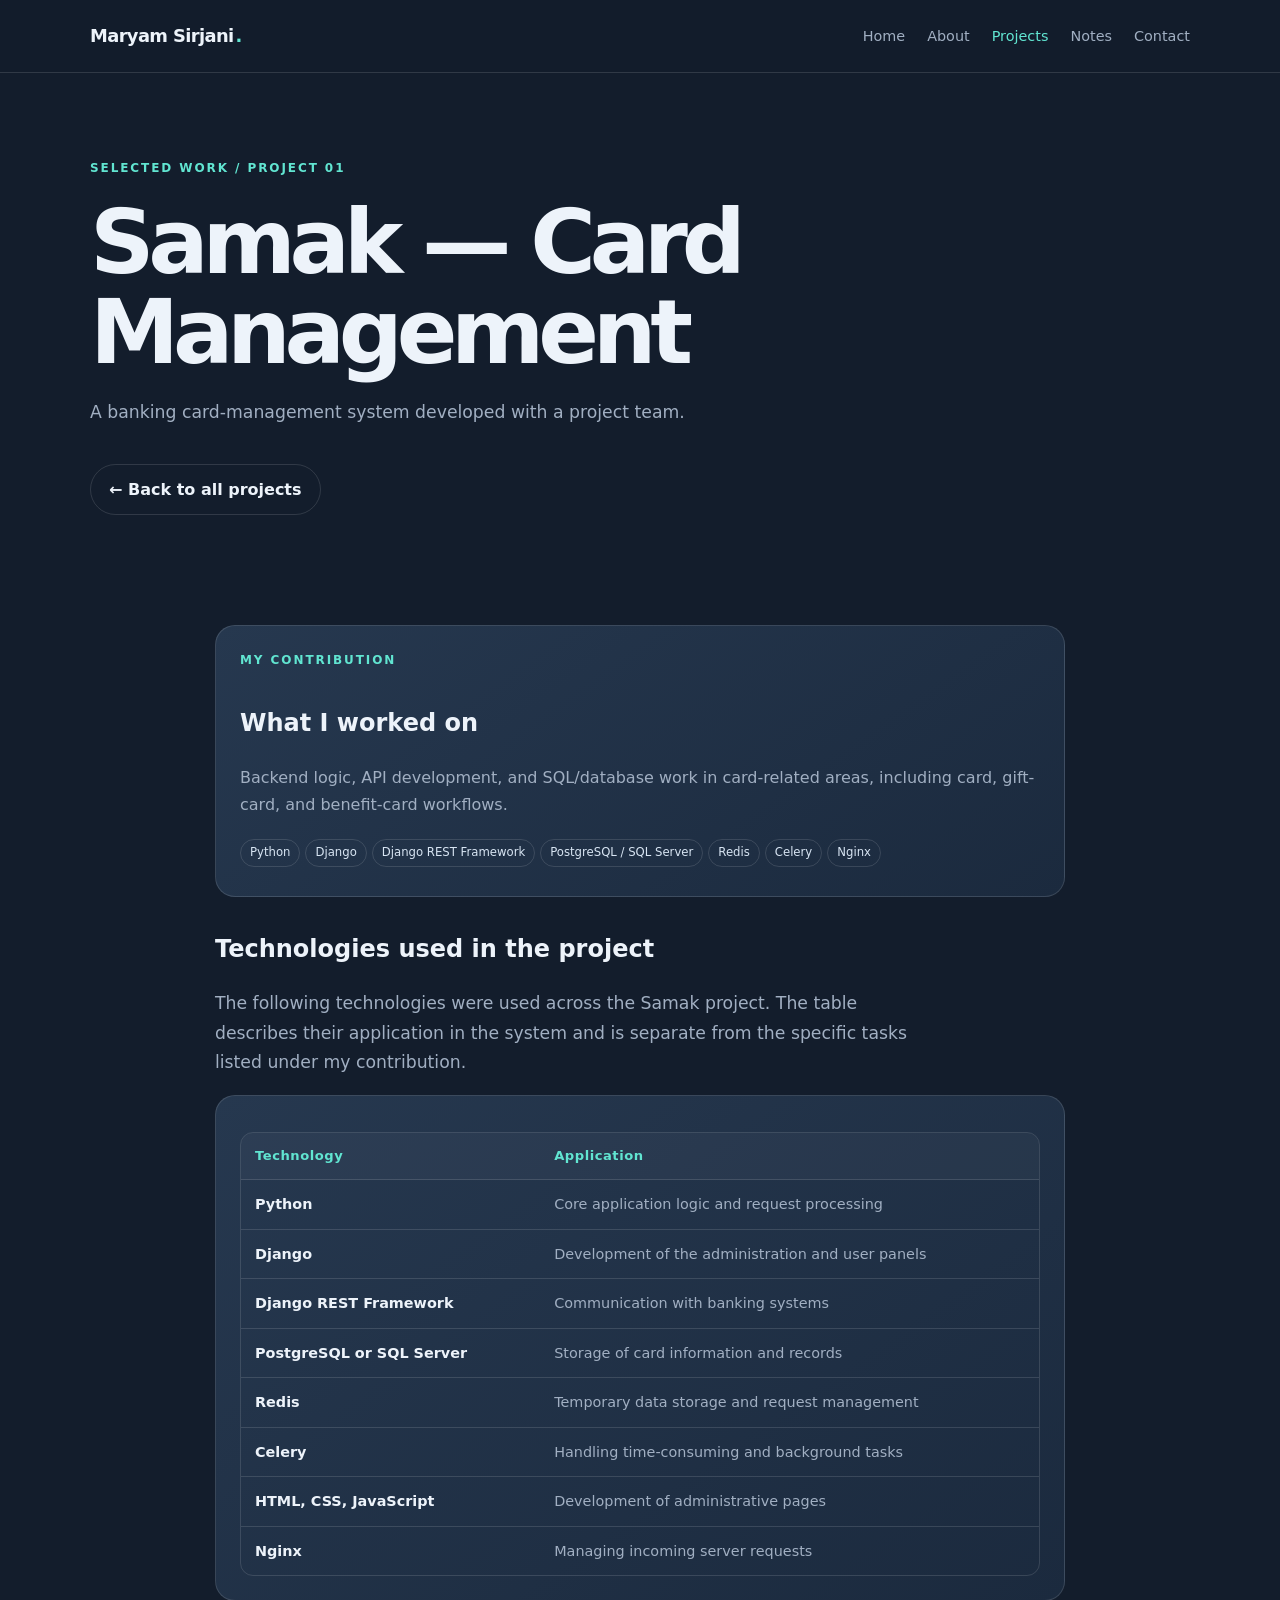
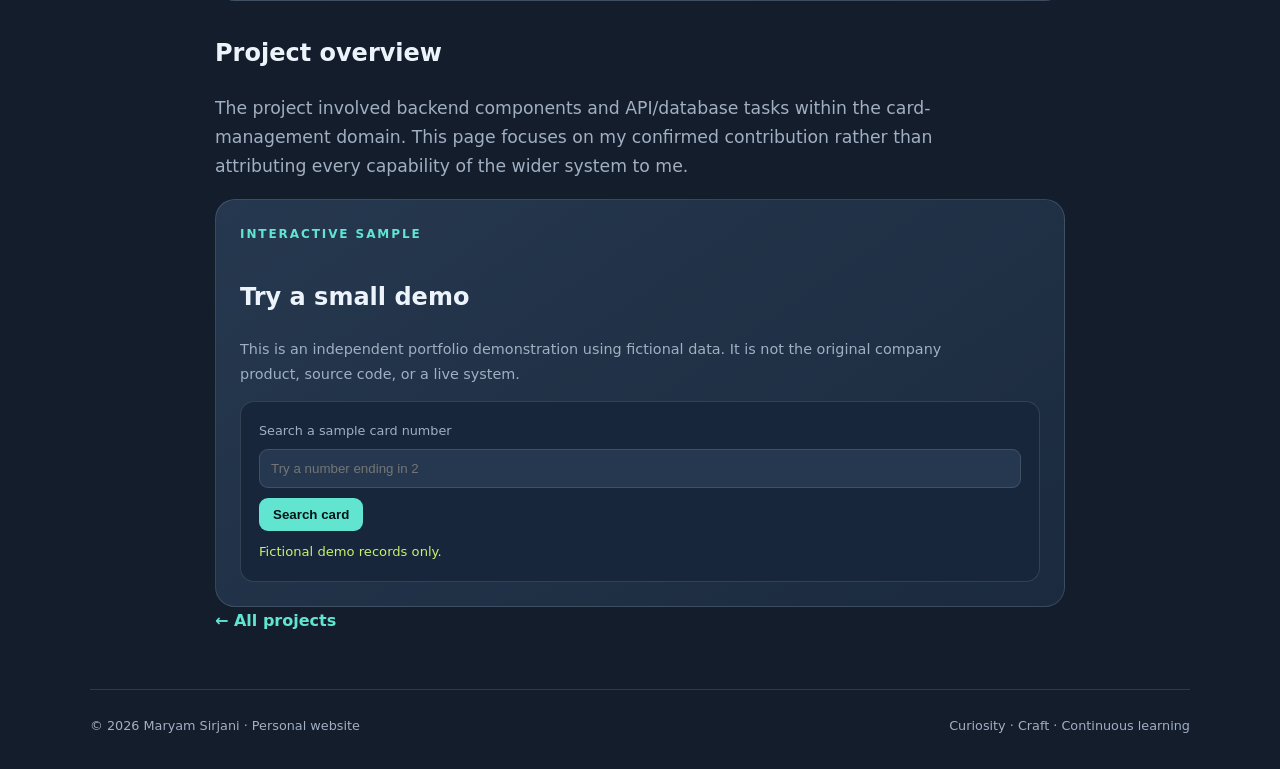
<file: projects/samak.html>
<!doctype html><html lang="en"><head><meta charset="utf-8"><meta name="viewport" content="width=device-width,initial-scale=1"><title>Samak — Card Management | Maryam Sirjani — Software Engineer | Python & Data</title><link rel="stylesheet" href="../assets/style.css"></head><body><header><div class="wrap nav"><a class="brand" href="../index.html">Maryam Sirjani<span>.</span></a><nav><a href="../index.html">Home</a><a href="../about.html">About</a><a class="active" href="../projects.html">Projects</a><a href="../notes.html">Notes</a><a href="../contact.html">Contact</a></nav></div></header><main><div class="wrap pagehead"><div class="kicker">Selected work / Project 01</div><h1>Samak — Card Management</h1><p class="lead">A banking card-management system developed with a project team.</p><a class="btn" href="../projects.html">← Back to all projects</a></div><section class="wrap content"><div class="panel"><div class="kicker">My contribution</div><h2>What I worked on</h2><p>Backend logic, API development, and SQL/database work in card-related areas, including card, gift-card, and benefit-card workflows.</p><div><span class="tag">Python</span><span class="tag">Django</span><span class="tag">Django REST Framework</span><span class="tag">PostgreSQL / SQL Server</span><span class="tag">Redis</span><span class="tag">Celery</span><span class="tag">Nginx</span></div></div><h2>Technologies used in the project</h2><p class="lead">The following technologies were used across the Samak project. The table describes their application in the system and is separate from the specific tasks listed under my contribution.</p><div class="panel"><div class="table-wrap"><table><thead><tr><th>Technology</th><th>Application</th></tr></thead><tbody><tr><td>Python</td><td>Core application logic and request processing</td></tr><tr><td>Django</td><td>Development of the administration and user panels</td></tr><tr><td>Django REST Framework</td><td>Communication with banking systems</td></tr><tr><td>PostgreSQL or SQL Server</td><td>Storage of card information and records</td></tr><tr><td>Redis</td><td>Temporary data storage and request management</td></tr><tr><td>Celery</td><td>Handling time-consuming and background tasks</td></tr><tr><td>HTML, CSS, JavaScript</td><td>Development of administrative pages</td></tr><tr><td>Nginx</td><td>Managing incoming server requests</td></tr></tbody></table></div></div><h2>Project overview</h2><p class="lead">The project involved backend components and API/database tasks within the card-management domain. This page focuses on my confirmed contribution rather than attributing every capability of the wider system to me.</p><div class="panel"><div class="kicker">Interactive sample</div><h2>Try a small demo</h2><p class="lead" style="font-size:.9rem">This is an independent portfolio demonstration using fictional data. It is not the original company product, source code, or a live system.</p><div class="demo"><label for="cardNo">Search a sample card number</label><input id="cardNo" placeholder="Try a number ending in 2"><button onclick="cardSearch()">Search card</button><div class="result" id="cardOut">Fictional demo records only.</div></div></div><a class="textlink" href="../projects.html">← All projects</a></section></main><footer class="wrap"><span>© <span id="year"></span> Maryam Sirjani · Personal website</span><span>Curiosity · Craft · Continuous learning</span></footer><script src="../assets/site.js"></script></body></html>
</file>
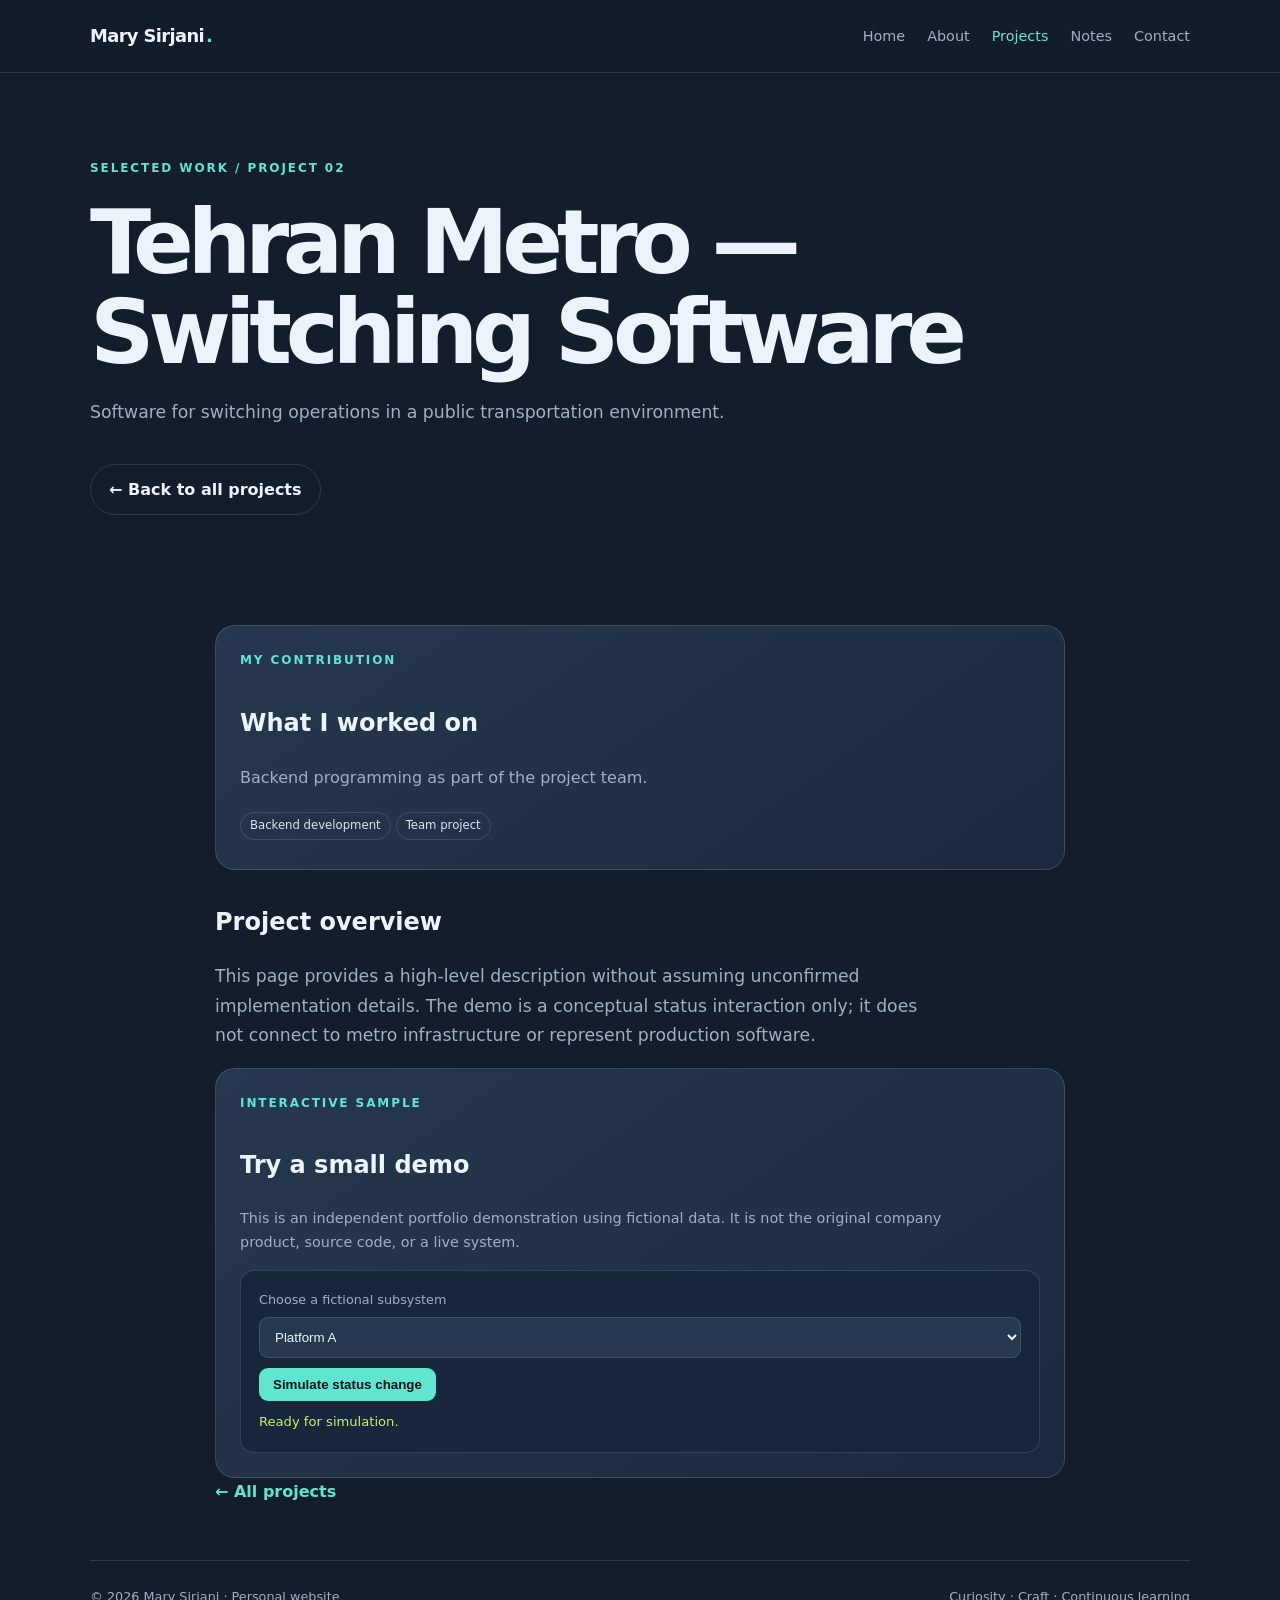
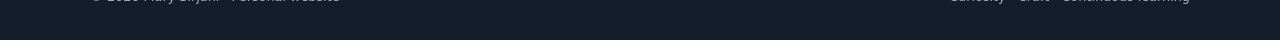
<file: projects/tehran-metro.html>
<!doctype html><html lang="en"><head><meta charset="utf-8"><meta name="viewport" content="width=device-width,initial-scale=1"><title>Tehran Metro — Switching Software | Mary Sirjani — Software Engineer | Python & Data</title><link rel="stylesheet" href="../assets/style.css"></head><body><header><div class="wrap nav"><a class="brand" href="../index.html">Mary Sirjani<span>.</span></a><nav><a href="../index.html">Home</a><a href="../about.html">About</a><a class="active" href="../projects.html">Projects</a><a href="../notes.html">Notes</a><a href="../contact.html">Contact</a></nav></div></header><main><div class="wrap pagehead"><div class="kicker">Selected work / Project 02</div><h1>Tehran Metro — Switching Software</h1><p class="lead">Software for switching operations in a public transportation environment.</p><a class="btn" href="../projects.html">← Back to all projects</a></div><section class="wrap content"><div class="panel"><div class="kicker">My contribution</div><h2>What I worked on</h2><p>Backend programming as part of the project team.</p><div><span class="tag">Backend development</span><span class="tag">Team project</span></div></div><h2>Project overview</h2><p class="lead">This page provides a high-level description without assuming unconfirmed implementation details. The demo is a conceptual status interaction only; it does not connect to metro infrastructure or represent production software.</p><div class="panel"><div class="kicker">Interactive sample</div><h2>Try a small demo</h2><p class="lead" style="font-size:.9rem">This is an independent portfolio demonstration using fictional data. It is not the original company product, source code, or a live system.</p><div class="demo"><label for="metroUnit">Choose a fictional subsystem</label><select id="metroUnit"><option>Platform A</option><option>Platform B</option><option>Control Unit</option></select><button onclick="metroToggle()">Simulate status change</button><div class="result" id="metroOut">Ready for simulation.</div></div></div><a class="textlink" href="../projects.html">← All projects</a></section></main><footer class="wrap"><span>© <span id="year"></span> Mary Sirjani · Personal website</span><span>Curiosity · Craft · Continuous learning</span></footer><script src="../assets/site.js"></script></body></html>
</file>
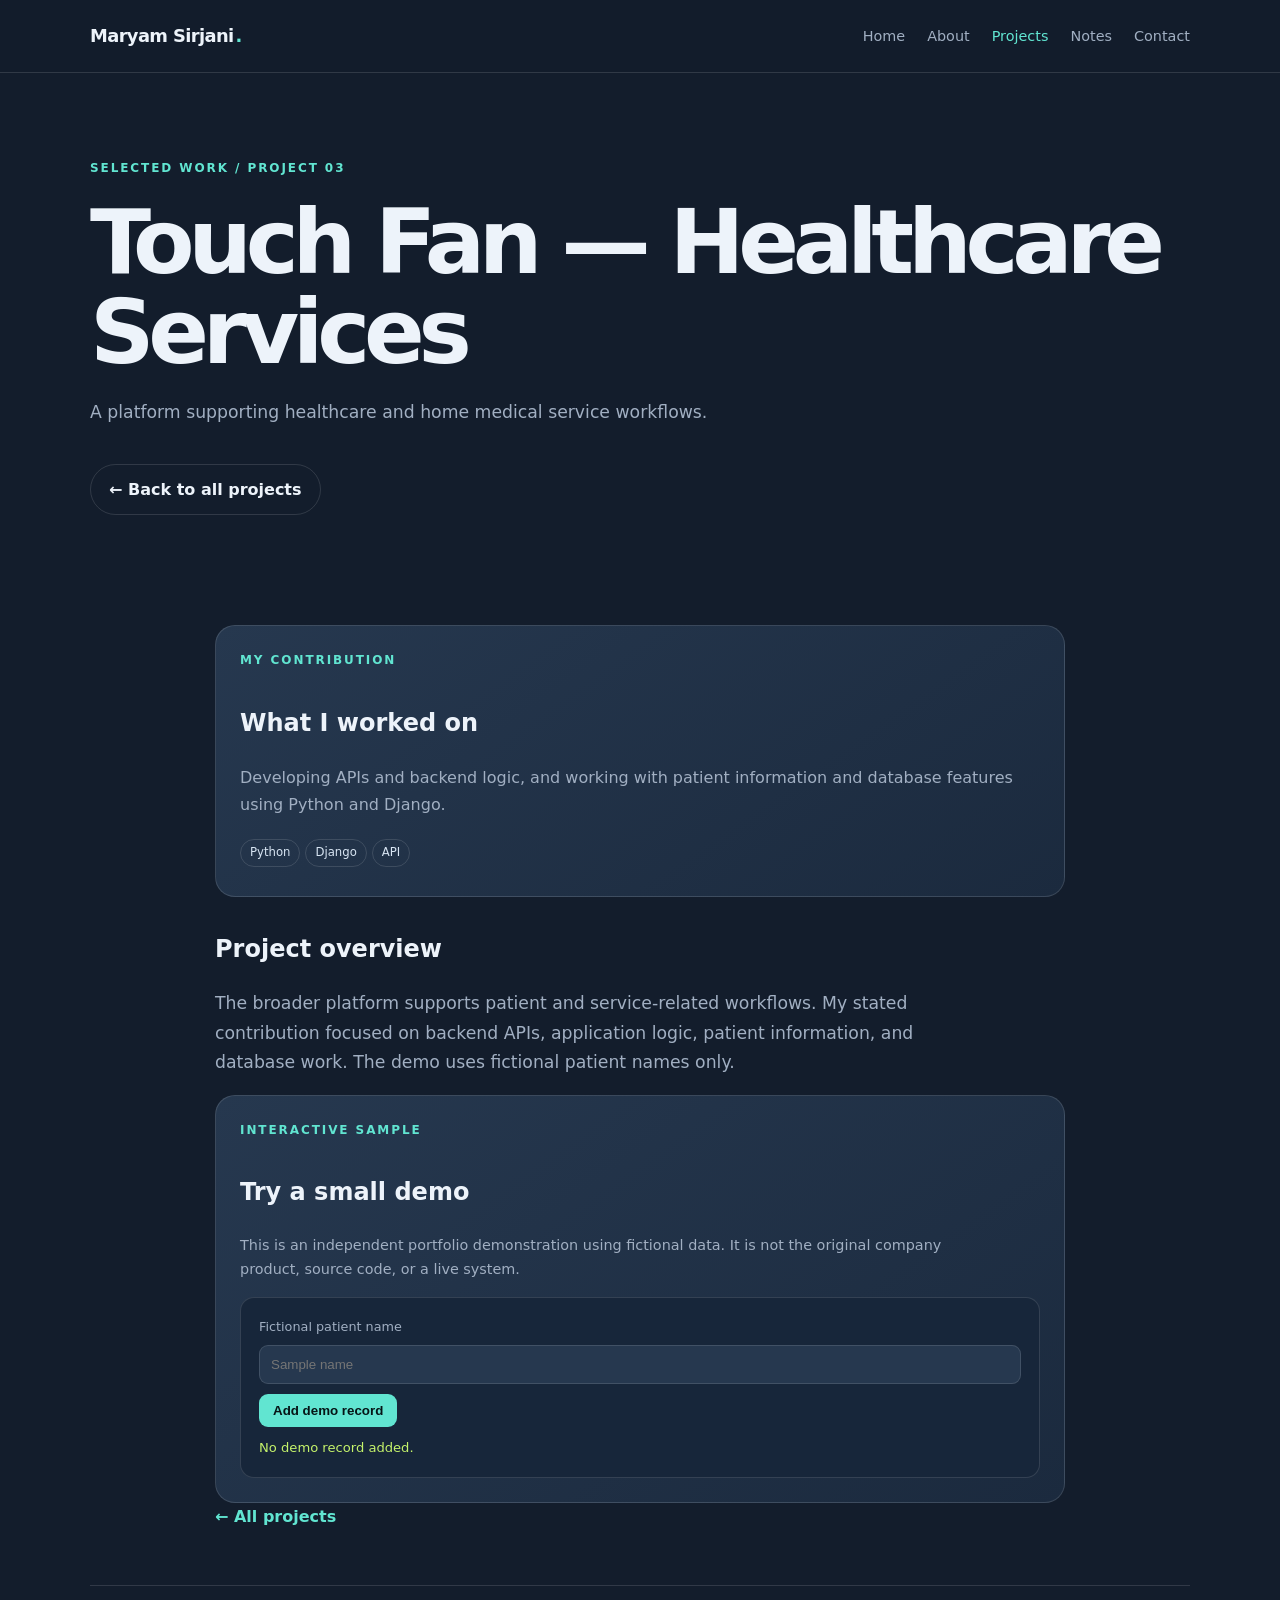
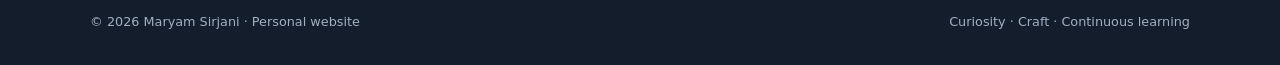
<file: projects/touch-fan.html>
<!doctype html><html lang="en"><head><meta charset="utf-8"><meta name="viewport" content="width=device-width,initial-scale=1"><title>Touch Fan — Healthcare Services | Maryam Sirjani — Software Engineer | Python & Data</title><link rel="stylesheet" href="../assets/style.css"></head><body><header><div class="wrap nav"><a class="brand" href="../index.html">Maryam Sirjani<span>.</span></a><nav><a href="../index.html">Home</a><a href="../about.html">About</a><a class="active" href="../projects.html">Projects</a><a href="../notes.html">Notes</a><a href="../contact.html">Contact</a></nav></div></header><main><div class="wrap pagehead"><div class="kicker">Selected work / Project 03</div><h1>Touch Fan — Healthcare Services</h1><p class="lead">A platform supporting healthcare and home medical service workflows.</p><a class="btn" href="../projects.html">← Back to all projects</a></div><section class="wrap content"><div class="panel"><div class="kicker">My contribution</div><h2>What I worked on</h2><p>Developing APIs and backend logic, and working with patient information and database features using Python and Django.</p><div><span class="tag">Python</span><span class="tag">Django</span><span class="tag">API</span></div></div><h2>Project overview</h2><p class="lead">The broader platform supports patient and service-related workflows. My stated contribution focused on backend APIs, application logic, patient information, and database work. The demo uses fictional patient names only.</p><div class="panel"><div class="kicker">Interactive sample</div><h2>Try a small demo</h2><p class="lead" style="font-size:.9rem">This is an independent portfolio demonstration using fictional data. It is not the original company product, source code, or a live system.</p><div class="demo"><label for="patient">Fictional patient name</label><input id="patient" placeholder="Sample name"><button onclick="patientAdd()">Add demo record</button><div class="result" id="patientOut">No demo record added.</div></div></div><a class="textlink" href="../projects.html">← All projects</a></section></main><footer class="wrap"><span>© <span id="year"></span> Maryam Sirjani · Personal website</span><span>Curiosity · Craft · Continuous learning</span></footer><script src="../assets/site.js"></script></body></html>
</file>
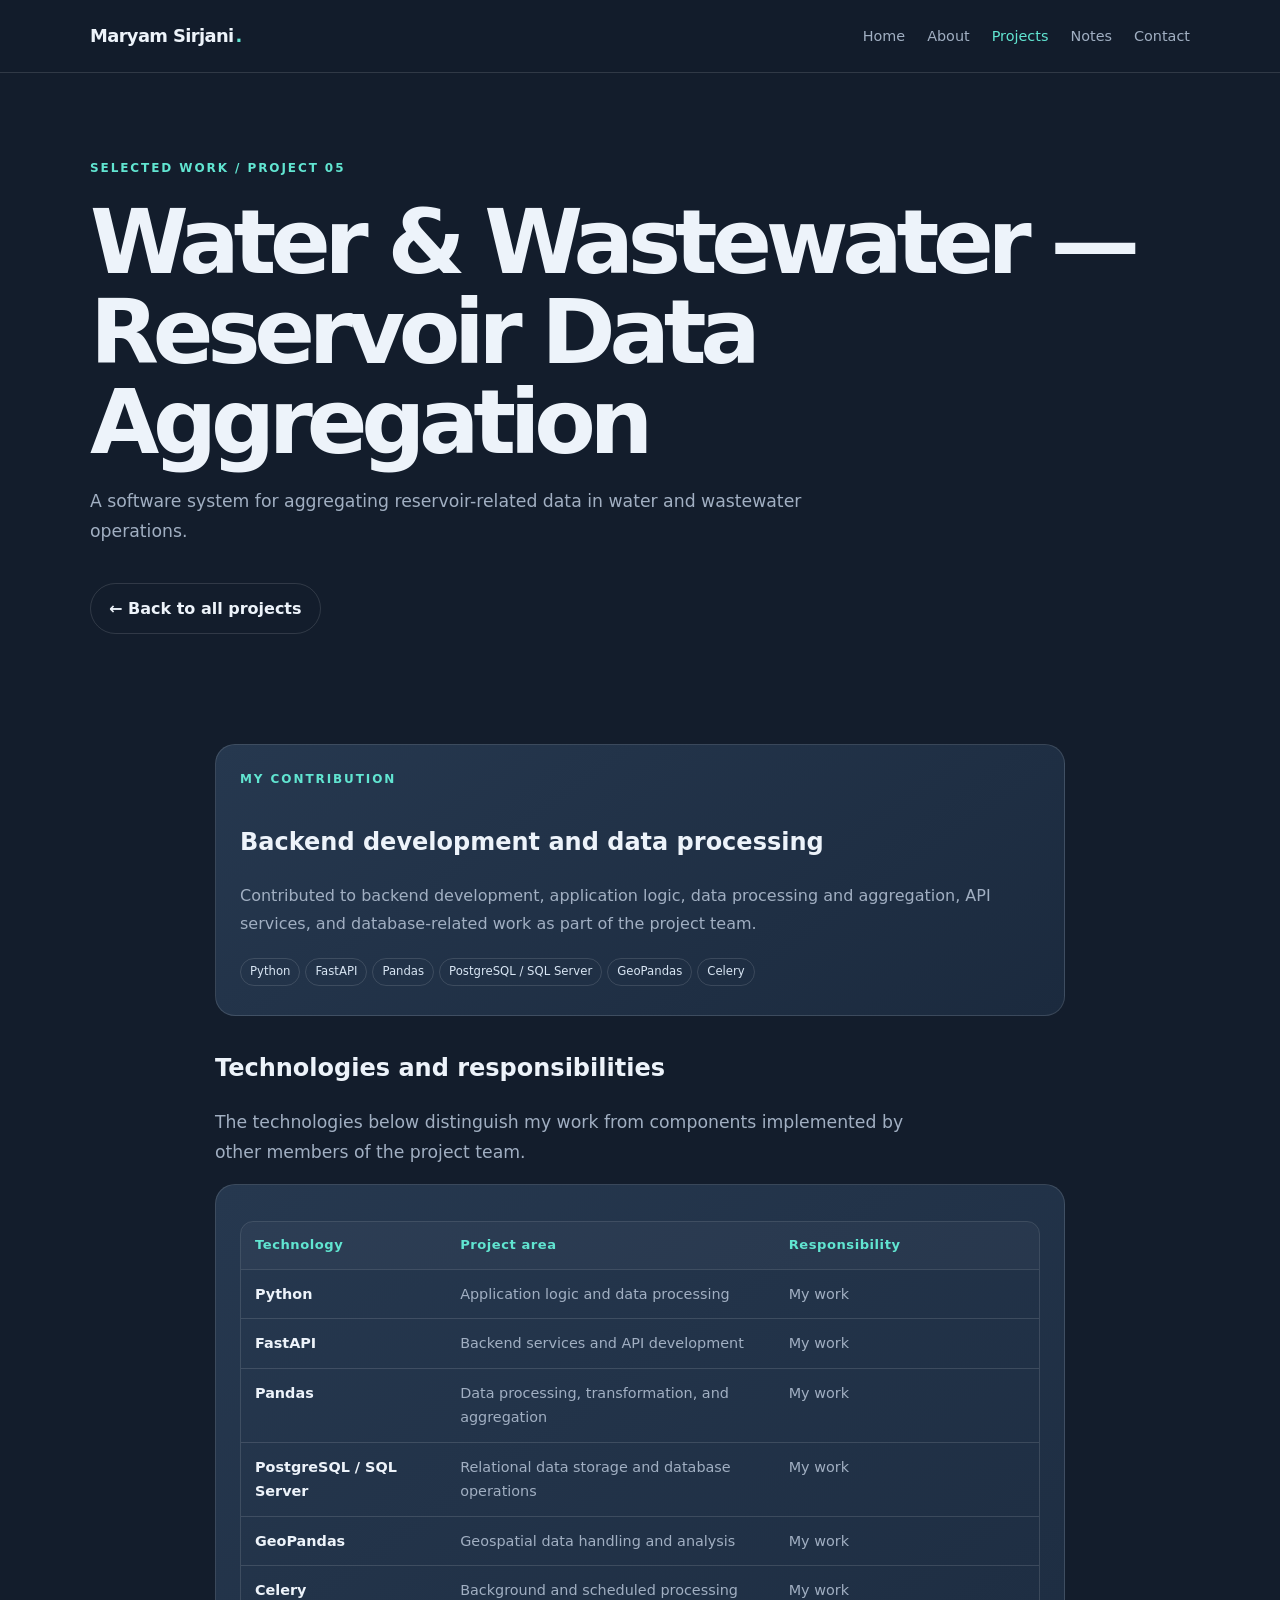
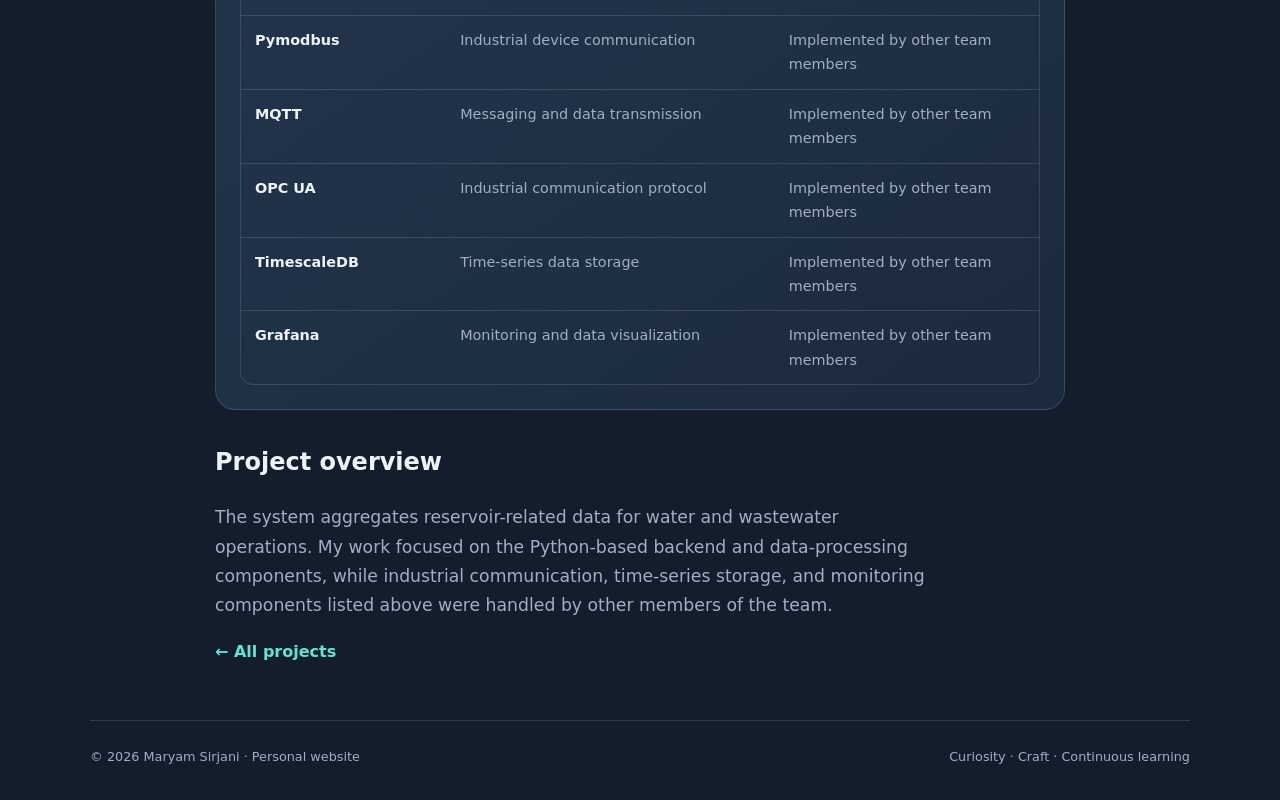
<file: projects/water-wastewater.html>
<!doctype html><html lang="en"><head><meta charset="utf-8"><meta name="viewport" content="width=device-width,initial-scale=1"><title>Water &amp; Wastewater — Reservoir Data Aggregation | Maryam Sirjani</title><link rel="stylesheet" href="../assets/style.css"></head><body><header><div class="wrap nav"><a class="brand" href="../index.html">Maryam Sirjani<span>.</span></a><nav><a href="../index.html">Home</a><a href="../about.html">About</a><a class="active" href="../projects.html">Projects</a><a href="../notes.html">Notes</a><a href="../contact.html">Contact</a></nav></div></header><main><div class="wrap pagehead"><div class="kicker">Selected work / Project 05</div><h1>Water &amp; Wastewater — Reservoir Data Aggregation</h1><p class="lead">A software system for aggregating reservoir-related data in water and wastewater operations.</p><a class="btn" href="../projects.html">← Back to all projects</a></div><section class="wrap content">
<div class="panel">
<div class="kicker">My contribution</div>
<h2>Backend development and data processing</h2>
<p>Contributed to backend development, application logic, data processing and aggregation, API services, and database-related work as part of the project team.</p>
<div><span class="tag">Python</span><span class="tag">FastAPI</span><span class="tag">Pandas</span><span class="tag">PostgreSQL / SQL Server</span><span class="tag">GeoPandas</span><span class="tag">Celery</span></div>
</div>
<h2>Technologies and responsibilities</h2>
<p class="lead">The technologies below distinguish my work from components implemented by other members of the project team.</p>
<div class="panel">
<div class="table-wrap"><table><thead><tr><th>Technology</th><th>Project area</th><th>Responsibility</th></tr></thead><tbody>
<tr><td>Python</td><td>Application logic and data processing</td><td>My work</td></tr>
<tr><td>FastAPI</td><td>Backend services and API development</td><td>My work</td></tr>
<tr><td>Pandas</td><td>Data processing, transformation, and aggregation</td><td>My work</td></tr>
<tr><td>PostgreSQL / SQL Server</td><td>Relational data storage and database operations</td><td>My work</td></tr>
<tr><td>GeoPandas</td><td>Geospatial data handling and analysis</td><td>My work</td></tr>
<tr><td>Celery</td><td>Background and scheduled processing</td><td>My work</td></tr>
<tr><td>Pymodbus</td><td>Industrial device communication</td><td>Implemented by other team members</td></tr>
<tr><td>MQTT</td><td>Messaging and data transmission</td><td>Implemented by other team members</td></tr>
<tr><td>OPC UA</td><td>Industrial communication protocol</td><td>Implemented by other team members</td></tr>
<tr><td>TimescaleDB</td><td>Time-series data storage</td><td>Implemented by other team members</td></tr>
<tr><td>Grafana</td><td>Monitoring and data visualization</td><td>Implemented by other team members</td></tr>
</tbody></table></div>
</div>
<h2>Project overview</h2>
<p class="lead">The system aggregates reservoir-related data for water and wastewater operations. My work focused on the Python-based backend and data-processing components, while industrial communication, time-series storage, and monitoring components listed above were handled by other members of the team.</p>
<a class="textlink" href="../projects.html">← All projects</a>
</section></main><footer class="wrap"><span>© <span id="year"></span> Maryam Sirjani · Personal website</span><span>Curiosity · Craft · Continuous learning</span></footer><script src="../assets/site.js"></script></body></html>
</file>
<file: assets/style.css>
:root{--bg:#131d2c;--panel:#202f43;--ink:#edf3fa;--muted:#a1afc2;--teal:#61e5d1;--violet:#a99bff;--line:#ffffff20;--max:1100px}
*{box-sizing:border-box}body{margin:0;background:var(--bg);color:var(--ink);font:16px/1.7 system-ui,Segoe UI,sans-serif}a{color:inherit;text-decoration:none}.wrap{width:min(var(--max),calc(100% - 36px));margin:auto}
header{position:sticky;top:0;background:#131d2cef;backdrop-filter:blur(12px);border-bottom:1px solid var(--line);z-index:4}.nav{height:72px;display:flex;align-items:center;justify-content:space-between}.brand{font-size:1.12rem;font-weight:850;letter-spacing:-.035em}.brand span{color:var(--teal);margin-left:2px}.brand span,.accent{color:var(--teal)}nav{display:flex;gap:22px;color:var(--muted);font-size:.9rem}nav a:hover,nav a.active{color:var(--teal)}
h1{font-size:clamp(2.8rem,7vw,5.8rem);line-height:1;letter-spacing:-.07em;margin:20px 0}.lead{color:var(--muted);font-size:1.08rem;max-width:720px}.kicker{color:var(--teal);text-transform:uppercase;letter-spacing:.16em;font-size:.75rem;font-weight:800}
.hero,.pagehead{padding:85px 0 55px}.hero{display:grid;grid-template-columns:1.1fr .9fr;gap:30px;align-items:center;animation:hero-arrive .85s ease both}.hero>div:first-child{animation:copy-arrive .9s .12s ease both}.orb{height:300px;width:300px;border:1px solid #61e5d177;border-radius:50%;margin:auto;display:grid;place-items:center;position:relative;isolation:isolate;box-shadow:0 0 75px #61e5d124,inset 0 0 45px #61e5d10d;animation:orb-float 6s ease-in-out infinite,orb-glow 5s ease-in-out infinite}.orb:before{content:"</>";font-size:5.4rem;font-weight:900;letter-spacing:-.08em;color:var(--teal);background:linear-gradient(145deg,#173b48,#302a58);width:210px;height:250px;border-radius:48%;display:grid;place-items:center;box-shadow:0 12px 40px #0004,inset 0 0 24px #ffffff12;animation:ms-spin 10s ease-in-out infinite;transform-style:preserve-3d;backface-visibility:visible}.orb:after{content:"";position:absolute;inset:-24px;border:1px solid #a99bff66;border-radius:50%;transform:rotateX(68deg) rotateZ(-18deg);box-shadow:0 0 22px #a99bff18;animation:orbit-ring 13s linear infinite;z-index:-1}.orb{background:radial-gradient(circle at 50% 50%,#61e5d10b 0 35%,transparent 68%)}.orb:before{position:relative}.orb:before{outline:1px solid #61e5d122}.orb:after{pointer-events:none}@keyframes ms-spin{0%,100%{transform:perspective(700px) rotateY(0deg) rotateZ(-4deg)}50%{transform:perspective(700px) rotateY(180deg) rotateZ(4deg)}}@keyframes orbit-ring{from{transform:rotateX(68deg) rotateZ(-18deg) rotate(0deg)}to{transform:rotateX(68deg) rotateZ(-18deg) rotate(360deg)}}@keyframes orb-float{0%,100%{translate:0 0}50%{translate:0 -12px}}@keyframes orb-glow{0%,100%{box-shadow:0 0 65px #61e5d11c,inset 0 0 45px #61e5d10d}50%{box-shadow:0 0 100px #61e5d137,inset 0 0 55px #61e5d116}}@keyframes hero-arrive{from{opacity:0;transform:translateY(14px)}to{opacity:1;transform:translateY(0)}}@keyframes copy-arrive{from{opacity:0;transform:translateX(-18px)}to{opacity:1;transform:translateX(0)}}.role-line{display:inline-block;margin:2px 0 8px;color:var(--teal);font-size:1.08rem;font-weight:800;letter-spacing:.025em}.btn{display:inline-block;padding:11px 18px;border:1px solid var(--line);border-radius:30px;margin:20px 10px 0 0;font-weight:700}.btn.primary{background:var(--teal);color:#071417;border-color:var(--teal)}
section{padding:55px 0}.section-title{display:flex;justify-content:space-between;gap:25px;align-items:end;margin-bottom:25px}.section-title h2{font-size:clamp(2rem,4vw,3.3rem);letter-spacing:-.06em;margin:8px 0}.section-title p{color:var(--muted);max-width:420px}.grid{display:grid;grid-template-columns:repeat(2,1fr);gap:17px}.card,.panel{border:1px solid var(--line);border-radius:20px;background:linear-gradient(145deg,#26384f,#1b2a3e);padding:24px}.card{transition:transform .28s ease,border-color .28s ease,box-shadow .28s ease;position:relative;overflow:hidden}.card:before{content:"";position:absolute;inset:0;background:linear-gradient(115deg,transparent 20%,#ffffff08 48%,transparent 72%);transform:translateX(-120%);transition:transform .65s ease}.card:hover{transform:translateY(-6px);border-color:#61e5d199;box-shadow:0 16px 36px #050b1680}.card:hover:before{transform:translateX(120%)}.card h3{margin:14px 0 7px;font-size:1.35rem}.card p,.panel p{color:var(--muted)}.tag{display:inline-block;border:1px solid var(--line);border-radius:30px;padding:3px 9px;margin:5px 5px 5px 0;font-size:.73rem;color:#d8e5f3}.textlink{color:var(--teal);font-weight:750}.content{max-width:850px}.content h2{margin-top:32px}.actions{margin-top:20px}.demo{background:#17263a;padding:18px;border:1px solid var(--line);border-radius:14px;margin-top:15px}.demo label{display:block;color:var(--muted);font-size:.8rem;margin-bottom:7px}.demo input,.demo select{width:100%;background:#26384f;color:var(--ink);border:1px solid var(--line);border-radius:9px;padding:11px;margin-bottom:10px}.demo button{background:var(--teal);color:#061416;border:0;border-radius:9px;padding:9px 14px;font-weight:750;cursor:pointer}.result{color:#c5f36b;font-size:.82rem;margin-top:10px;min-height:20px}
footer{border-top:1px solid var(--line);padding:25px 0 32px;color:var(--muted);font-size:.8rem;display:flex;justify-content:space-between;gap:12px}
@media(prefers-reduced-motion:reduce){*,*:before,*:after{animation-duration:.01ms!important;animation-iteration-count:1!important;scroll-behavior:auto!important;transition-duration:.01ms!important}}@media(max-width:700px){.hero{grid-template-columns:1fr}.orb{height:240px;width:240px}.orb:before{height:195px;width:165px;font-size:4.4rem}.grid{grid-template-columns:1fr}.section-title{display:block}nav{gap:10px;font-size:.78rem}.nav{height:auto;min-height:70px;flex-wrap:wrap}footer{display:block}}

/* Personal-name wordmark treatment */
.orb:before{content:none!important;animation:none!important}
.orb{overflow:visible}
.wordmark-art{position:relative;z-index:1;display:flex;flex-direction:column;align-items:center;justify-content:center;width:245px;height:245px;border-radius:50%;background:radial-gradient(circle,#263c52 0%,#1a2b40 62%,#17263a 100%);border:1px solid #61e5d155;box-shadow:0 18px 55px #050b1670,inset 0 0 35px #61e5d112;animation:wordmark-float 6s ease-in-out infinite}
.wordmark-art span{font-size:3.35rem;line-height:1;font-weight:750;letter-spacing:-.075em;color:#f1f6fc}
.wordmark-art strong{font-size:2.1rem;line-height:1.15;font-weight:650;letter-spacing:.025em;color:var(--teal)}
.wordmark-art i{display:block;width:42px;height:2px;margin-top:15px;border-radius:2px;background:linear-gradient(90deg,var(--teal),var(--violet));box-shadow:0 0 16px #61e5d177}
.orb:after{content:"";position:absolute;inset:-22px;border:1px solid #a99bff55;border-radius:50%;transform:rotateX(68deg) rotateZ(-18deg);animation:orbit-ring 18s linear infinite}
@keyframes wordmark-float{0%,100%{transform:translateY(0)}50%{transform:translateY(-9px)}}
.interests{padding-top:12px}
.interest-tags{display:flex;flex-wrap:wrap;gap:9px}
.interest-tags .tag{font-size:.82rem;padding:7px 13px;border-color:#61e5d14d;background:#61e5d10a}
@media(max-width:700px){.wordmark-art{width:195px;height:195px}.wordmark-art span{font-size:2.8rem}.wordmark-art strong{font-size:1.8rem}}

/* Animated technology orbit: verified languages and databases */
.wordmark-art{display:none!important}
.tech-wheel{position:relative;z-index:2;width:244px;height:244px;padding:23px 20px 18px;border:1px solid #61e5d166;border-radius:50%;background:radial-gradient(circle at 50% 45%,#2b4058 0%,#1b2c42 68%,#17263a 100%);box-shadow:0 18px 55px #050b1670,inset 0 0 35px #61e5d112;display:flex;flex-direction:column;justify-content:center;animation:wheel-float 6s ease-in-out infinite;overflow:hidden}
.tech-wheel:before,.tech-wheel:after{content:"";position:absolute;border:1px solid #a99bff35;border-radius:50%;pointer-events:none}
.tech-wheel:before{inset:9px}
.tech-wheel:after{inset:16px;border-color:#61e5d126}
.tech-wheel-head{display:flex;align-items:center;justify-content:center;gap:8px;color:var(--teal);font-size:.62rem;font-weight:850;letter-spacing:.2em;margin-bottom:8px;position:relative;z-index:2}
.tech-wheel-head i{display:block;width:5px;height:5px;border-radius:50%;background:var(--violet);box-shadow:0 0 10px var(--violet)}
.tech-window{height:130px;overflow:hidden;position:relative;z-index:2;mask-image:linear-gradient(transparent,#000 12%,#000 88%,transparent)}
.tech-track{display:flex;flex-direction:column;gap:7px;animation:tech-scroll 17s linear infinite}
.tech-row{height:34px;min-height:34px;display:flex;align-items:center;justify-content:space-between;padding:0 13px;border:1px solid #ffffff1a;border-radius:11px;background:linear-gradient(100deg,#ffffff0d,#61e5d10b);box-shadow:0 4px 12px #050b1625}
.tech-row b{font-size:.83rem;color:#f1f6fc;letter-spacing:.01em}
.tech-row span{font-size:.58rem;color:#a9b8ca;text-transform:uppercase;letter-spacing:.08em}
.tech-wheel-foot{position:relative;z-index:2;display:flex;justify-content:space-between;margin-top:9px;color:#8fa3b9;font-size:.52rem;letter-spacing:.12em;font-weight:750}
@keyframes tech-scroll{from{transform:translateY(0)}to{transform:translateY(-287px)}}
@keyframes wheel-float{0%,100%{transform:translateY(0)}50%{transform:translateY(-8px)}}
@media(max-width:700px){.tech-wheel{width:205px;height:205px;padding:18px 17px 14px}.tech-window{height:105px}.tech-row{height:29px;min-height:29px}.tech-row b{font-size:.75rem}.tech-row span{font-size:.51rem}.tech-wheel-head{font-size:.55rem}.tech-wheel-foot{font-size:.46rem}}
@media(prefers-reduced-motion:reduce){.tech-track,.tech-wheel{animation:none!important}}

/* Responsive technology tables on project detail pages */
.table-wrap{width:100%;overflow-x:auto;border:1px solid var(--line);border-radius:13px;margin-top:12px}.table-wrap table{width:100%;border-collapse:collapse;min-width:520px;text-align:left}.table-wrap th,.table-wrap td{padding:12px 14px;border-bottom:1px solid var(--line);vertical-align:top}.table-wrap th{color:var(--teal);font-size:.82rem;letter-spacing:.04em;background:#ffffff08}.table-wrap td{color:var(--muted);font-size:.9rem}.table-wrap td:first-child{color:var(--ink);font-weight:700}.table-wrap tr:last-child td{border-bottom:0}
</file>
